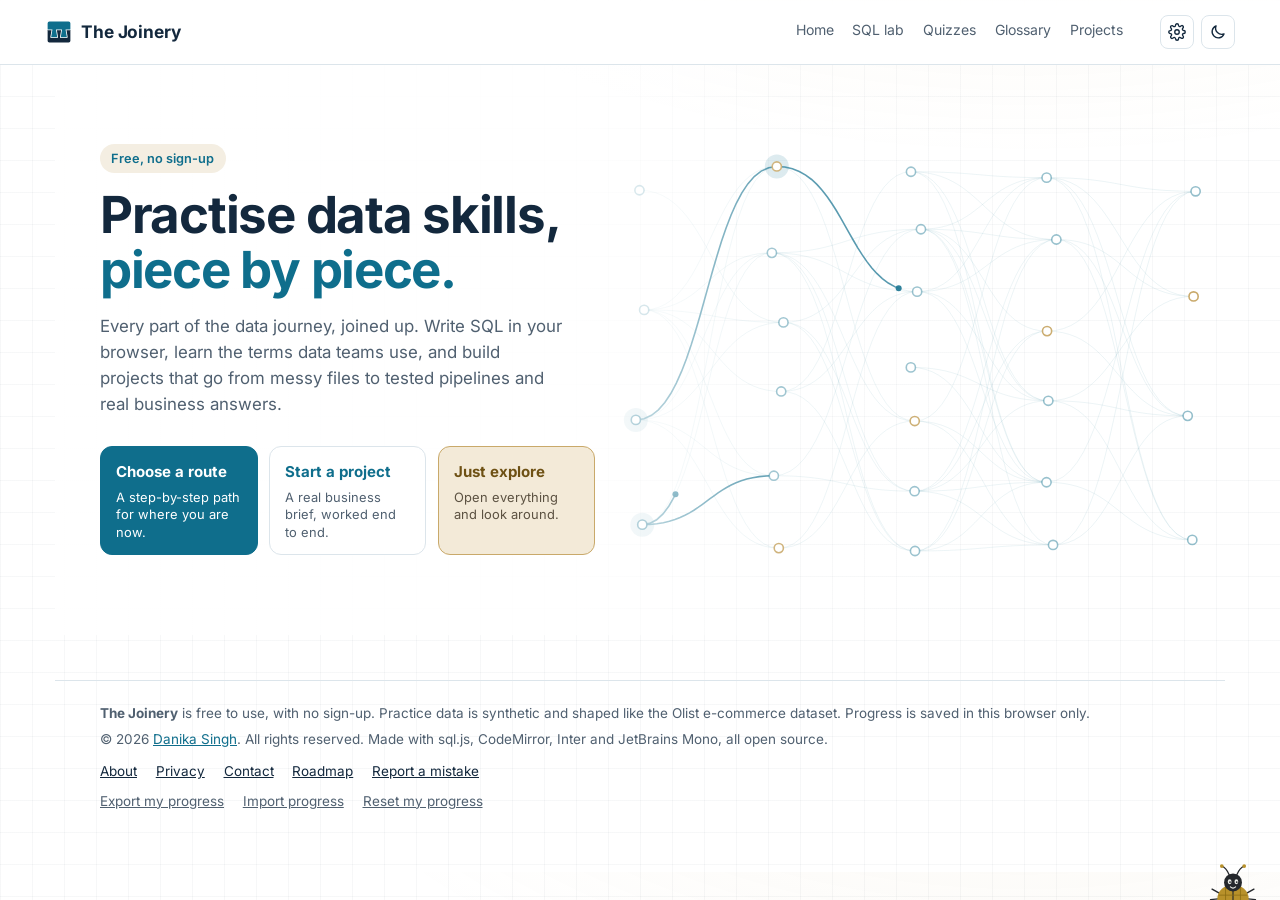
<file: index.html>
<!DOCTYPE html>
<html lang="en-GB" data-theme="dark">
<head>
  <meta charset="utf-8">
  <script>
    // The site moved from danikabuilds.github.io/the-joinery to thejoinery.dev. Old links still work: they land here and move on.
    if (location.hostname === 'danikabuilds.github.io') location.replace('https://thejoinery.dev/' + location.hash);
  </script>
  <link rel="canonical" href="https://thejoinery.dev/">
  <meta name="author" content="Danika Singh">
  <script type="application/ld+json">
  {
    "@context": "https://schema.org",
    "@type": "WebSite",
    "name": "The Joinery",
    "url": "https://thejoinery.dev/",
    "description": "Free, in-browser data practice: SQL, a plain-English glossary, quizzes and end-to-end projects.",
    "inLanguage": "en-GB",
    "isAccessibleForFree": true,
    "creator": {
      "@type": "Person",
      "name": "Danika Singh",
      "url": "https://danikabuilds.github.io/",
      "sameAs": ["https://github.com/danikabuilds"]
    },
    "copyrightHolder": { "@type": "Person", "name": "Danika Singh" },
    "copyrightYear": 2026
  }
  </script>
  <meta name="viewport" content="width=device-width, initial-scale=1">
  <meta name="color-scheme" content="light dark">
  <meta name="theme-color" content="#05080B">
  <title>The Joinery</title>
  <meta name="description" content="The Joinery: free, hands-on data learning. Every part of the data journey, joined up: SQL in your browser, a plain-English glossary, quizzes and end-to-end projects.">
  <!-- Preview card when the link is shared (LinkedIn, WhatsApp and others). The addresses are the live site, thejoinery.dev. -->
  <meta property="og:type" content="website">
  <meta property="og:site_name" content="The Joinery">
  <meta property="og:title" content="The Joinery: practise data skills, piece by piece">
  <meta property="og:description" content="Every part of the data journey, joined up: real SQL in your browser, a plain-English glossary, quizzes and end-to-end projects. Free, no sign-up.">
  <meta property="og:url" content="https://thejoinery.dev/">
  <meta property="og:image" content="https://thejoinery.dev/preview.png">
  <meta property="og:image:width" content="1200">
  <meta property="og:image:height" content="630">
  <meta property="og:image:alt" content="The Joinery: practise data skills, piece by piece. Every part of the data journey, joined up. A network of dots and lines on a dark background.">
  <meta name="twitter:card" content="summary_large_image">
  <link rel="icon" href="data:image/svg+xml,%3Csvg%20xmlns=%22http://www.w3.org/2000/svg%22%20viewBox=%220%200%2032%2032%22%3E%3Crect%20width=%2232%22%20height=%2232%22%20rx=%227%22%20fill=%22%2305080B%22/%3E%3Crect%20x=%224%22%20y=%2212%22%20width=%2224%22%20height=%2215%22%20rx=%222%22%20fill=%22%23DCE4EA%22/%3E%3Cpath%20d=%22M6%205H26Q28%205%2028%207V13H22.8L24.2%2021.5H17.6L19%2013H13L14.4%2021.5H7.8L9.2%2013H4V7Q4%205%206%205Z%22%20fill=%22%232A9FB0%22%20stroke=%22%2305080B%22%20stroke-width=%221.8%22%20stroke-linejoin=%22round%22%20paint-order=%22stroke%22/%3E%3C/svg%3E">
  <!-- Applies the saved text size and light or dark mode before the page paints, so there is no jump. -->
  <script>
    (function () {
      try {
        var st = JSON.parse(window.localStorage.getItem('data-learning-settings') || '{}');
        if (st.text === 'large' || st.text === 'larger') document.documentElement.setAttribute('data-text', st.text);
        // light or dark, before the page paints, so there is no flash
        var t = st.theme === 'light' || st.theme === 'dark' ? st.theme
          : (window.matchMedia && window.matchMedia('(prefers-color-scheme: light)').matches ? 'light' : 'dark');
        document.documentElement.setAttribute('data-theme', t);
      } catch (e) { /* ignore */ }
    })();
  </script>
  <link rel="stylesheet" href="vendor/codemirror.css">
  <link rel="stylesheet" href="css/styles.css">
</head>
<body>
  <a class="skip" href="#view">Skip to content</a>
  <header class="top">
    <a class="brand" href="#/home"><svg class="mark-logo" viewBox="0 0 32 32" width="28" height="28" aria-hidden="true" focusable="false"><rect class="m-board" x="3" y="12" width="26" height="16" rx="2"/><path class="m-tail" d="M5 4H27Q29 4 29 6V13H23.5L25 22H18L19.5 13H12.5L14 22H7L8.5 13H3V6Q3 4 5 4Z"/></svg><span>The Joinery</span></a>
    <a class="theme-btn settings-btn" href="#/settings" data-nav="settings" aria-label="Settings" title="Settings"><svg viewBox="0 0 24 24" width="18" height="18" aria-hidden="true" focusable="false"><circle cx="12" cy="12" r="3"/><path d="M19.4 15a1.7 1.7 0 0 0 .3 1.8l.1.1a2 2 0 1 1-2.8 2.8l-.1-.1a1.7 1.7 0 0 0-1.8-.3 1.7 1.7 0 0 0-1 1.5V21a2 2 0 1 1-4 0v-.1a1.7 1.7 0 0 0-1.1-1.5 1.7 1.7 0 0 0-1.8.3l-.1.1a2 2 0 1 1-2.8-2.8l.1-.1a1.7 1.7 0 0 0 .3-1.8 1.7 1.7 0 0 0-1.5-1H3a2 2 0 1 1 0-4h.1a1.7 1.7 0 0 0 1.5-1.1 1.7 1.7 0 0 0-.3-1.8l-.1-.1a2 2 0 1 1 2.8-2.8l.1.1a1.7 1.7 0 0 0 1.8.3H9a1.7 1.7 0 0 0 1-1.5V3a2 2 0 1 1 4 0v.1a1.7 1.7 0 0 0 1 1.5 1.7 1.7 0 0 0 1.8-.3l.1-.1a2 2 0 1 1 2.8 2.8l-.1.1a1.7 1.7 0 0 0-.3 1.8V9a1.7 1.7 0 0 0 1.5 1H21a2 2 0 1 1 0 4h-.1a1.7 1.7 0 0 0-1.5 1z"/></svg></a>
    <button type="button" class="theme-btn" id="theme-btn" aria-label="Switch to light mode" title="Switch to light mode"><svg class="i-sun" viewBox="0 0 24 24" width="18" height="18" aria-hidden="true" focusable="false"><circle cx="12" cy="12" r="4.2"/><path d="M12 2.5v2.4M12 19.1v2.4M2.5 12h2.4M19.1 12h2.4M5.3 5.3 7 7M17 17l1.7 1.7M5.3 18.7 7 17M17 7l1.7-1.7"/></svg><svg class="i-moon" viewBox="0 0 24 24" width="18" height="18" aria-hidden="true" focusable="false"><path d="M20 14.6A8.2 8.2 0 0 1 9.4 4a8.2 8.2 0 1 0 10.6 10.6Z"/></svg></button>
    <button type="button" class="menu-btn" id="menu-btn" aria-expanded="false" aria-controls="top-menu">Menu</button>
    <div class="top-menu" id="top-menu">
    <nav aria-label="Main">
      <a href="#/home" data-nav="home">Home</a>
      <a href="#/lab" data-nav="lab">SQL lab</a>
      <a href="#/quizzes" data-nav="quizzes">Quizzes</a>
      <a href="#/glossary" data-nav="glossary">Glossary</a>
      <a href="#/projects" data-nav="projects">Projects</a>
    </nav>
    </div>
  </header>

  <main id="view" tabindex="-1"></main>

  <footer class="foot">
    <p><strong>The Joinery</strong> is free to use, with no sign-up. Practice data is synthetic and shaped like the Olist e-commerce dataset. Progress is saved in this browser only.</p>
    <p class="credits">© 2026 <a href="https://danikabuilds.github.io/">Danika Singh</a>. All rights reserved. Made with sql.js, CodeMirror, Inter and JetBrains Mono, all open source.</p>
    <nav class="foot-links" aria-label="About and help">
      <a href="#/about">About</a>
      <a href="#/privacy">Privacy</a>
      <a href="#/contact">Contact</a>
      <a href="#/roadmap">Roadmap</a>
      <a href="mailto:danika.builds@gmail.com" id="report-link">Report a mistake</a>
    </nav>
    <p class="foot-actions">
      <button type="button" class="link" id="export-progress">Export my progress</button>
      <button type="button" class="link" id="import-progress">Import progress</button>
      <input type="file" id="import-file" accept=".json,application/json" hidden>
      <button type="button" class="link" id="reset-progress">Reset my progress</button>
    </p>
    <p id="progress-msg" class="progress-msg" role="status"></p>
  </footer>

  <!-- Libraries (kept in /vendor so the site works offline) -->
  <script src="vendor/sql-wasm.js"></script>
  <script src="vendor/codemirror.js"></script>
  <script src="vendor/codemirror-sql.js"></script>

  <!-- Content: edit these to add exercises, explanations and terms -->
  <script src="data/seed.js"></script>
  <script src="data/exercises.js"></script>
  <script src="data/aloud.js"></script>
  <script src="data/dialect-notes.js"></script>
  <script src="js/translate.js"></script>
  <script src="data/pages.js"></script>
  <script src="data/projects.js"></script>
  <script src="js/markdown.js"></script>
  <script src="data/glossary.js"></script>
  <script src="data/glossary-sql.js"></script>
  <script src="data/glossary-python.js"></script>
  <script src="data/glossary-modelling.js"></script>
  <script src="data/glossary-pipelines.js"></script>
  <script src="data/glossary-business.js"></script>
  <script src="data/glossary-statistics.js"></script>
  <script src="data/glossary-bi.js"></script>
  <script src="js/glossary-visuals.js"></script>
  <script src="data/routes.js"></script>

  <!-- Site code -->
  <script src="js/progress.js"></script>
  <script src="js/db.js"></script>
  <script src="js/hints.js"></script>
  <script src="js/byte.js"></script>
  <script src="js/network.js"></script>
  <script src="js/app.js"></script>
  <script src="js/analytics.js"></script>
</body>
</html>
</file>
<file: vendor/codemirror.css>
/* BASICS */

.CodeMirror {
  /* Set height, width, borders, and global font properties here */
  font-family: monospace;
  height: 300px;
  color: black;
  direction: ltr;
}

/* PADDING */

.CodeMirror-lines {
  padding: 4px 0; /* Vertical padding around content */
}
.CodeMirror pre.CodeMirror-line,
.CodeMirror pre.CodeMirror-line-like {
  padding: 0 4px; /* Horizontal padding of content */
}

.CodeMirror-scrollbar-filler, .CodeMirror-gutter-filler {
  background-color: white; /* The little square between H and V scrollbars */
}

/* GUTTER */

.CodeMirror-gutters {
  border-right: 1px solid #ddd;
  background-color: #f7f7f7;
  white-space: nowrap;
}
.CodeMirror-linenumbers {}
.CodeMirror-linenumber {
  padding: 0 3px 0 5px;
  min-width: 20px;
  text-align: right;
  color: #999;
  white-space: nowrap;
}

.CodeMirror-guttermarker { color: black; }
.CodeMirror-guttermarker-subtle { color: #999; }

/* CURSOR */

.CodeMirror-cursor {
  border-left: 1px solid black;
  border-right: none;
  width: 0;
}
/* Shown when moving in bi-directional text */
.CodeMirror div.CodeMirror-secondarycursor {
  border-left: 1px solid silver;
}
.cm-fat-cursor .CodeMirror-cursor {
  width: auto;
  border: 0 !important;
  background: #7e7;
}
.cm-fat-cursor div.CodeMirror-cursors {
  z-index: 1;
}
.cm-fat-cursor .CodeMirror-line::selection,
.cm-fat-cursor .CodeMirror-line > span::selection, 
.cm-fat-cursor .CodeMirror-line > span > span::selection { background: transparent; }
.cm-fat-cursor .CodeMirror-line::-moz-selection,
.cm-fat-cursor .CodeMirror-line > span::-moz-selection,
.cm-fat-cursor .CodeMirror-line > span > span::-moz-selection { background: transparent; }
.cm-fat-cursor { caret-color: transparent; }
@-moz-keyframes blink {
  0% {}
  50% { background-color: transparent; }
  100% {}
}
@-webkit-keyframes blink {
  0% {}
  50% { background-color: transparent; }
  100% {}
}
@keyframes blink {
  0% {}
  50% { background-color: transparent; }
  100% {}
}

/* Can style cursor different in overwrite (non-insert) mode */
.CodeMirror-overwrite .CodeMirror-cursor {}

.cm-tab { display: inline-block; text-decoration: inherit; }

.CodeMirror-rulers {
  position: absolute;
  left: 0; right: 0; top: -50px; bottom: 0;
  overflow: hidden;
}
.CodeMirror-ruler {
  border-left: 1px solid #ccc;
  top: 0; bottom: 0;
  position: absolute;
}

/* DEFAULT THEME */

.cm-s-default .cm-header {color: blue;}
.cm-s-default .cm-quote {color: #090;}
.cm-negative {color: #d44;}
.cm-positive {color: #292;}
.cm-header, .cm-strong {font-weight: bold;}
.cm-em {font-style: italic;}
.cm-link {text-decoration: underline;}
.cm-strikethrough {text-decoration: line-through;}

.cm-s-default .cm-keyword {color: #708;}
.cm-s-default .cm-atom {color: #219;}
.cm-s-default .cm-number {color: #164;}
.cm-s-default .cm-def {color: #00f;}
.cm-s-default .cm-variable,
.cm-s-default .cm-punctuation,
.cm-s-default .cm-property,
.cm-s-default .cm-operator {}
.cm-s-default .cm-variable-2 {color: #05a;}
.cm-s-default .cm-variable-3, .cm-s-default .cm-type {color: #085;}
.cm-s-default .cm-comment {color: #a50;}
.cm-s-default .cm-string {color: #a11;}
.cm-s-default .cm-string-2 {color: #f50;}
.cm-s-default .cm-meta {color: #555;}
.cm-s-default .cm-qualifier {color: #555;}
.cm-s-default .cm-builtin {color: #30a;}
.cm-s-default .cm-bracket {color: #997;}
.cm-s-default .cm-tag {color: #170;}
.cm-s-default .cm-attribute {color: #00c;}
.cm-s-default .cm-hr {color: #999;}
.cm-s-default .cm-link {color: #00c;}

.cm-s-default .cm-error {color: #f00;}
.cm-invalidchar {color: #f00;}

.CodeMirror-composing { border-bottom: 2px solid; }

/* Default styles for common addons */

div.CodeMirror span.CodeMirror-matchingbracket {color: #0b0;}
div.CodeMirror span.CodeMirror-nonmatchingbracket {color: #a22;}
.CodeMirror-matchingtag { background: rgba(255, 150, 0, .3); }
.CodeMirror-activeline-background {background: #e8f2ff;}

/* STOP */

/* The rest of this file contains styles related to the mechanics of
   the editor. You probably shouldn't touch them. */

.CodeMirror {
  position: relative;
  overflow: hidden;
  background: white;
}

.CodeMirror-scroll {
  overflow: scroll !important; /* Things will break if this is overridden */
  /* 50px is the magic margin used to hide the element's real scrollbars */
  /* See overflow: hidden in .CodeMirror */
  margin-bottom: -50px; margin-right: -50px;
  padding-bottom: 50px;
  height: 100%;
  outline: none; /* Prevent dragging from highlighting the element */
  position: relative;
  z-index: 0;
}
.CodeMirror-sizer {
  position: relative;
  border-right: 50px solid transparent;
}

/* The fake, visible scrollbars. Used to force redraw during scrolling
   before actual scrolling happens, thus preventing shaking and
   flickering artifacts. */
.CodeMirror-vscrollbar, .CodeMirror-hscrollbar, .CodeMirror-scrollbar-filler, .CodeMirror-gutter-filler {
  position: absolute;
  z-index: 6;
  display: none;
  outline: none;
}
.CodeMirror-vscrollbar {
  right: 0; top: 0;
  overflow-x: hidden;
  overflow-y: scroll;
}
.CodeMirror-hscrollbar {
  bottom: 0; left: 0;
  overflow-y: hidden;
  overflow-x: scroll;
}
.CodeMirror-scrollbar-filler {
  right: 0; bottom: 0;
}
.CodeMirror-gutter-filler {
  left: 0; bottom: 0;
}

.CodeMirror-gutters {
  position: absolute; left: 0; top: 0;
  min-height: 100%;
  z-index: 3;
}
.CodeMirror-gutter {
  white-space: normal;
  height: 100%;
  display: inline-block;
  vertical-align: top;
  margin-bottom: -50px;
}
.CodeMirror-gutter-wrapper {
  position: absolute;
  z-index: 4;
  background: none !important;
  border: none !important;
}
.CodeMirror-gutter-background {
  position: absolute;
  top: 0; bottom: 0;
  z-index: 4;
}
.CodeMirror-gutter-elt {
  position: absolute;
  cursor: default;
  z-index: 4;
}
.CodeMirror-gutter-wrapper ::selection { background-color: transparent }
.CodeMirror-gutter-wrapper ::-moz-selection { background-color: transparent }

.CodeMirror-lines {
  cursor: text;
  min-height: 1px; /* prevents collapsing before first draw */
}
.CodeMirror pre.CodeMirror-line,
.CodeMirror pre.CodeMirror-line-like {
  /* Reset some styles that the rest of the page might have set */
  -moz-border-radius: 0; -webkit-border-radius: 0; border-radius: 0;
  border-width: 0;
  background: transparent;
  font-family: inherit;
  font-size: inherit;
  margin: 0;
  white-space: pre;
  word-wrap: normal;
  line-height: inherit;
  color: inherit;
  z-index: 2;
  position: relative;
  overflow: visible;
  -webkit-tap-highlight-color: transparent;
  -webkit-font-variant-ligatures: contextual;
  font-variant-ligatures: contextual;
}
.CodeMirror-wrap pre.CodeMirror-line,
.CodeMirror-wrap pre.CodeMirror-line-like {
  word-wrap: break-word;
  white-space: pre-wrap;
  word-break: normal;
}

.CodeMirror-linebackground {
  position: absolute;
  left: 0; right: 0; top: 0; bottom: 0;
  z-index: 0;
}

.CodeMirror-linewidget {
  position: relative;
  z-index: 2;
  padding: 0.1px; /* Force widget margins to stay inside of the container */
}

.CodeMirror-widget {}

.CodeMirror-rtl pre { direction: rtl; }

.CodeMirror-code {
  outline: none;
}

/* Force content-box sizing for the elements where we expect it */
.CodeMirror-scroll,
.CodeMirror-sizer,
.CodeMirror-gutter,
.CodeMirror-gutters,
.CodeMirror-linenumber {
  -moz-box-sizing: content-box;
  box-sizing: content-box;
}

.CodeMirror-measure {
  position: absolute;
  width: 100%;
  height: 0;
  overflow: hidden;
  visibility: hidden;
}

.CodeMirror-cursor {
  position: absolute;
  pointer-events: none;
}
.CodeMirror-measure pre { position: static; }

div.CodeMirror-cursors {
  visibility: hidden;
  position: relative;
  z-index: 3;
}
div.CodeMirror-dragcursors {
  visibility: visible;
}

.CodeMirror-focused div.CodeMirror-cursors {
  visibility: visible;
}

.CodeMirror-selected { background: #d9d9d9; }
.CodeMirror-focused .CodeMirror-selected { background: #d7d4f0; }
.CodeMirror-crosshair { cursor: crosshair; }
.CodeMirror-line::selection, .CodeMirror-line > span::selection, .CodeMirror-line > span > span::selection { background: #d7d4f0; }
.CodeMirror-line::-moz-selection, .CodeMirror-line > span::-moz-selection, .CodeMirror-line > span > span::-moz-selection { background: #d7d4f0; }

.cm-searching {
  background-color: #ffa;
  background-color: rgba(255, 255, 0, .4);
}

/* Used to force a border model for a node */
.cm-force-border { padding-right: .1px; }

@media print {
  /* Hide the cursor when printing */
  .CodeMirror div.CodeMirror-cursors {
    visibility: hidden;
  }
}

/* See issue #2901 */
.cm-tab-wrap-hack:after { content: ''; }

/* Help users use markselection to safely style text background */
span.CodeMirror-selectedtext { background: none; }
</file>
<file: css/styles.css>
/* Fonts are stored locally in /vendor/fonts so the site works offline. Inter is a variable font: one file, every weight. */
@font-face { font-family: 'Inter'; font-weight: 100 900; font-display: swap;
  src: url('../vendor/fonts/inter-latin-wght-normal.woff2') format('woff2'); }
@font-face { font-family: 'JetBrains Mono'; font-weight: 400; font-display: swap;
  src: url('../vendor/fonts/jetbrains-mono-latin-400-normal.woff2') format('woff2'); }
@font-face { font-family: 'JetBrains Mono'; font-weight: 600; font-display: swap;
  src: url('../vendor/fonts/jetbrains-mono-latin-600-normal.woff2') format('woff2'); }

:root, [data-theme="dark"] {
  /* Night console palette: near-black with a soft cyan glow. Colour lives in glowing outlines, not solid blocks.
     Light mode (below) swaps these values. Variable names are kept from the first version so nothing else has to change. */
  --mist: #05080B;      /* page: near-black with a hint of blue */
  --paper: #0B1015;     /* panels and cards */
  --ink: #DCE4EA;       /* main text */
  --moss: #8D9AA6;      /* secondary text */
  --pine: #5EBFCC;      /* soft cyan: SQL keywords, links, headings */
  --marigold: #2A9FB0;  /* glow cyan: outlines, progress, marks */
  --focus: #7FD3DE;     /* keyboard focus ring */
  --rule: #18222C;      /* lines */
  --edge: #46636F;      /* outlines of buttons and inputs: soft, but still easy to see */
  --editor: #020406;    /* the query editor */
  --brick: #F28B8B;     /* errors */
  --glow: rgba(42, 159, 176, .30);
  --fill: rgba(42, 159, 176, .08);       /* the faint tint inside a glowing outline */
  --fill-strong: rgba(42, 159, 176, .16);
  --on-ink: #05080B;
  --on-pine: #05080B;
  --on-gold: #05080B;
  --th: #0D161D;                          /* table header row */
  --beige: #C9A96A;                       /* timber accent, Byte's colour */
  --sand: rgba(201, 169, 106, .14);
  --beige-ink: #E2C891;
  --top-bg: rgba(5, 8, 11, .85);          /* header bar, see-through */
  --bar-bg: rgba(5, 8, 11, .94);          /* the phone lab bar */
  --shadow: rgba(0, 0, 0, .45);
  --scrim: rgba(0, 0, 0, .6);             /* behind the phone tables panel */
  --halo: rgba(42, 159, 176, .06);        /* the soft glow at the top of the page */
  --grid: rgba(94, 191, 204, .02);        /* the faint background grid */
  --body: 'Inter', system-ui, 'Segoe UI', sans-serif;
  --code: 'JetBrains Mono', Consolas, monospace;
  color-scheme: dark;
}
/* Light mode: the same design, calmer. Glows become soft cyan shadows; code areas stay dark in both modes. */
[data-theme="light"] {
  /* White, blue and beige: blue leads, beige is the timber accent (Byte's colour). */
  --mist: #FFFFFF;
  --paper: #FFFFFF;
  --ink: #13283D;
  --moss: #506070;
  --pine: #0F6E8C;
  --marigold: #0F6E8C;
  --focus: #0F6E8C;
  --rule: #DCE5EB;
  --beige: #C9A96A;
  --sand: #F4EEE2;
  --beige-ink: #7A5B17;
  --edge: #8B9EAA;
  --editor: #0B1117;
  --brick: #B42318;
  --glow: rgba(15, 110, 140, .16);
  --fill: rgba(15, 110, 140, .06);
  --fill-strong: rgba(15, 110, 140, .12);
  --on-ink: #FFFFFF;
  --on-pine: #FFFFFF;
  --on-gold: #FFFFFF;
  --th: #F2F6F9;
  --top-bg: rgba(255, 255, 255, .88);
  --bar-bg: rgba(255, 255, 255, .96);
  --shadow: rgba(20, 33, 43, .12);
  --scrim: rgba(20, 33, 43, .35);
  --halo: rgba(201, 169, 106, .09);
  --grid: rgba(19, 40, 61, .035);
  color-scheme: light;
}
html:not([data-text]) { font-size: 93.75%; } /* standard text size: a touch smaller than the browser default */
html[data-text="large"] { font-size: 112.5%; }
html[data-text="larger"] { font-size: 125%; }

* { box-sizing: border-box; }
[hidden] { display: none !important; }
html { -webkit-text-size-adjust: 100%; }
body { margin: 0; color: var(--ink); font-family: var(--body); font-size: .9375rem; line-height: 1.6;
  font-feature-settings: 'cv05', 'cv08'; -webkit-font-smoothing: antialiased; -moz-osx-font-smoothing: grayscale;
  /* a faint grid and one soft glow at the top: the "console" feel, kept quiet so text stays easy to read */
  background-color: var(--mist);
  background-image:
    radial-gradient(70rem 32rem at 80% -12rem, var(--halo), transparent 70%),
    linear-gradient(var(--grid) 1px, transparent 1px),
    linear-gradient(90deg, var(--grid) 1px, transparent 1px);
  background-size: auto, 32px 32px, 32px 32px; }
h1, h2, p, ul, ol, dl, dd { margin: 0; padding: 0; }
ul, ol { list-style: none; }
a { color: var(--pine); }
:focus-visible { outline: 3px solid var(--focus); outline-offset: 2px; box-shadow: 0 0 16px var(--glow); }
.sr { position: absolute; width: 1px; height: 1px; overflow: hidden; clip: rect(0 0 0 0); white-space: nowrap; }
.skip { position: absolute; left: -999px; top: 0; background: var(--ink); color: var(--on-ink); padding: .5rem 1rem; z-index: 10; }
.skip:focus { left: 0; }

/* ---------- top bar ---------- */
.top { display: flex; flex-wrap: wrap; align-items: baseline; gap: .25rem 2rem; padding: 1rem clamp(1rem, 4vw, 3rem); border-bottom: 1px solid var(--rule); }
.brand { font-weight: 700; color: var(--ink); text-decoration: none; margin-right: auto; }
.top nav { display: flex; flex-wrap: wrap; gap: .25rem 1.25rem; }
.top nav a { color: var(--moss); text-decoration: none; padding: .25rem 0; border-bottom: 3px solid transparent; }
.top nav a:hover { color: var(--ink); }
.top nav a[aria-current="page"] { color: var(--ink); border-bottom-color: var(--marigold); box-shadow: 0 6px 12px -8px var(--glow); }

main { padding: clamp(1.5rem, 4vw, 3rem) clamp(1rem, 4vw, 3rem) 3rem; max-width: 78rem; margin: 0 auto; outline: none; }
h1 { font-size: clamp(1.6rem, 4vw, 2.4rem); line-height: 1.15; letter-spacing: -0.025em; font-weight: 700; max-width: 24ch; }
.lede { margin-top: .9rem; max-width: 62ch; color: var(--moss); font-size: 1.0625rem; }

/* ---------- buttons ---------- */
.btn { font: inherit; font-weight: 700; display: inline-block; padding: .6rem 1.1rem; border-radius: 6px; border: 2px solid var(--edge); background: transparent; color: var(--ink); cursor: pointer; text-decoration: none; }
.btn:hover { background: var(--fill); border-color: var(--marigold); color: var(--ink); }
.btn.primary { background: var(--fill); border-color: var(--marigold); color: var(--pine); box-shadow: 0 0 14px var(--glow), inset 0 0 12px var(--fill); }
.btn.primary:hover { background: var(--fill-strong); border-color: var(--pine); color: var(--ink); box-shadow: 0 0 22px var(--glow), inset 0 0 14px var(--fill); }
.link { font: inherit; background: none; border: 0; padding: 0; color: var(--moss); text-decoration: underline; cursor: pointer; }
.actions { display: flex; flex-wrap: wrap; align-items: center; gap: .6rem .75rem; margin-top: 1rem; }
.keys { color: var(--moss); font-size: .9rem; }
.badge { display: inline-block; vertical-align: middle; font-size: .8rem; font-weight: 700; letter-spacing: 0; background: var(--fill); color: var(--pine); box-shadow: inset 0 0 0 1px var(--marigold); padding: .1rem .5rem; border-radius: 3px; }

/* ---------- path (home): the topics laid out as one query ---------- */
.intro-actions { display: flex; flex-wrap: wrap; align-items: center; gap: .75rem 1.25rem; margin-top: 1.5rem; }
.count, .all-done { color: var(--moss); }
.all-done { font-weight: 700; color: var(--ink); }

.path { margin-top: 2.5rem; border-top: 1px solid var(--rule); }
.path-row { display: grid; grid-template-columns: minmax(9.5rem, 15rem) 1fr; gap: 0 2rem; padding: 1.25rem 0; border-bottom: 1px solid var(--rule); align-items: start; }
.clause { font-family: var(--code); font-weight: 600; font-size: clamp(1.2rem, 2.6vw, 1.9rem); line-height: 1.2; color: var(--pine); }
.path-row.complete .clause { box-shadow: inset 0 -0.45em 0 var(--marigold); display: inline-block; justify-self: start; }
.path-body h2, .path-body h3 { font-size: 1.125rem; display: flex; flex-wrap: wrap; gap: .25rem 1rem; align-items: baseline; }
.tally { font-weight: 400; color: var(--moss); font-size: .95rem; }
.ex-list { display: flex; flex-wrap: wrap; gap: .4rem 1.5rem; margin-top: .5rem; }
.ex-list a { display: inline-flex; align-items: center; gap: .5rem; color: var(--ink); text-decoration: none; padding: .2rem 0; }
.ex-list a:hover { text-decoration: underline; }
.mark { width: .8rem; height: .8rem; border: 2px solid var(--moss); border-radius: 50%; flex: none; }
.ex-list a.done .mark { background: var(--fill-strong); border-color: var(--marigold); }


/* ---------- SQL lab ---------- */
.lab { display: grid; grid-template-columns: minmax(0, 5fr) minmax(0, 7fr); gap: 2.5rem; align-items: start; }
.crumb { color: var(--moss); font-size: .95rem; margin-bottom: .6rem; }
.kw { font-family: var(--code); font-weight: 600; color: var(--pine); }
.task h1 { font-size: clamp(1.5rem, 3.4vw, 2.1rem); }
.prompt { margin-top: .9rem; font-size: 1.0625rem; max-width: 56ch; }
.hint, .model { margin-top: 1rem; }
summary { cursor: pointer; font-weight: 700; color: var(--pine); }
.hint p { margin-top: .4rem; max-width: 52ch; }
.tables { margin-top: 1.5rem; }
.schema { margin-top: .6rem; border-top: 1px solid var(--rule); }
.schema li { padding: .5rem 0; border-bottom: 1px solid var(--rule); }
.tbl { font-family: var(--code); font-weight: 600; font-size: .95rem; color: var(--pine); background: none; border: 0; padding: 0; cursor: pointer; text-decoration: underline; text-underline-offset: 3px; }
.cols { display: block; font-family: var(--code); font-size: .82rem; color: var(--moss); overflow-wrap: anywhere; margin-top: .15rem; }
.schema-note { font-size: .9rem; color: var(--moss); margin-top: .5rem; }

.CodeMirror { font-family: var(--code); font-size: .9rem; line-height: 1.6; height: auto; min-height: 11rem; background: var(--editor); color: #ECEDE8; border-radius: 8px; padding: .5rem 0; }
.CodeMirror-scroll { min-height: 11rem; }
.CodeMirror-gutters { background: var(--editor); border-right: 1px solid #1C2833; }
.CodeMirror-linenumber { color: #8A8F95; }
.CodeMirror-cursor { border-left: 2px solid #E0B84A; }
.CodeMirror-selected, .CodeMirror-focused .CodeMirror-selected { background: #3A3E44; }
.cm-s-default .cm-keyword { color: #E0B84A; font-weight: 600; }
.cm-s-default .cm-string { color: #B9D3A8; }
.cm-s-default .cm-number { color: #F3C9A0; }
.cm-s-default .cm-comment { color: #9AA0A6; }
.cm-s-default .cm-builtin, .cm-s-default .cm-atom, .cm-s-default .cm-variable-2, .cm-s-default .cm-operator, .cm-s-default .cm-punctuation, .cm-s-default .cm-bracket { color: #ECEDE8; }
.CodeMirror-focused { outline: 3px solid var(--focus); outline-offset: 2px; }

.feedback { margin-top: 1rem; padding: .7rem .9rem; border-left: 5px solid var(--moss); background: var(--paper); border-radius: 0 6px 6px 0; max-width: 70ch; }
.feedback.good { border-left-color: var(--marigold); font-weight: 700; box-shadow: -6px 0 18px -10px var(--glow); }
.feedback.bad { border-left-color: var(--brick); color: var(--brick); }
#result { margin-top: 1rem; }
.empty { color: var(--moss); }
.table-wrap { overflow: auto; max-height: 24rem; background: var(--paper); border: 1px solid var(--rule); border-radius: 8px; }
table { border-collapse: collapse; width: 100%; font-family: var(--code); font-size: .85rem; }
th, td { text-align: left; padding: .4rem .75rem; border-bottom: 1px solid var(--rule); white-space: nowrap; }
th { position: sticky; top: 0; background: var(--th); color: var(--pine); font-weight: 600; border-bottom: 1px solid var(--marigold); }
tbody tr:last-child td { border-bottom: 0; }
td.null { color: var(--moss); font-style: italic; }
.row-note { font-size: .9rem; color: var(--moss); margin-top: .4rem; }
.model pre { font-family: var(--code); font-size: .9rem; background: var(--paper); border: 1px solid var(--rule); border-radius: 8px; padding: .9rem 1rem; overflow: auto; margin: .6rem 0; }
.model p { max-width: 60ch; }
.pager { display: flex; justify-content: space-between; gap: 1rem; flex-wrap: wrap; margin-top: 2rem; padding-top: 1rem; border-top: 1px solid var(--rule); }

/* ---------- clause order ---------- */
.order-strip { display: flex; flex-wrap: wrap; gap: .35rem; margin-top: 1.25rem; }
.order-strip span { font-family: var(--code); font-weight: 600; font-size: .85rem; color: var(--pine); background: var(--paper); border: 1px solid var(--rule); padding: .2rem .55rem; border-radius: 4px; }
.order-strip span:not(:last-child)::after { content: '>'; color: var(--moss); margin-left: .6rem; font-weight: 400; }
.drill-count { margin-top: 2rem; color: var(--moss); }
.goal { font-size: 1.3rem; margin-top: .25rem; max-width: 40ch; }
.slots { margin-top: 1rem; background: var(--editor); border-radius: 8px; padding: .9rem; min-height: 7rem; display: flex; flex-direction: column; align-items: flex-start; gap: .4rem; }
.slots .empty { color: #A9ADA4; }
.pool { display: flex; flex-wrap: wrap; gap: .5rem; margin-top: 1rem; min-height: 2.75rem; }
.chip { font-family: var(--code); font-size: .88rem; text-align: left; background: var(--paper); color: var(--ink); border: 2px solid var(--edge); border-radius: 6px; padding: .45rem .7rem; cursor: pointer; overflow-wrap: anywhere; }
.chip:hover { background: var(--fill); border-color: var(--marigold); color: var(--ink); }
.chip.placed { background: transparent; color: #ECEDE8; border-color: #4A4F55; }
.chip.placed:hover { background: #3A3E44; }
.chip .n { color: #E0B84A; margin-right: .7rem; }

/* ---------- glossary ---------- */
.g-controls { display: flex; flex-wrap: wrap; gap: .75rem 1rem; align-items: center; margin-top: 1.5rem; }
#g-search { font: inherit; padding: .55rem .8rem; border: 2px solid var(--edge); border-radius: 6px; background: var(--paper); color: var(--ink); min-width: min(100%, 16rem); }
.g-groups { display: flex; flex-wrap: wrap; gap: .4rem; }
.pill { font: inherit; padding: .35rem .8rem; border-radius: 999px; border: 1px solid var(--moss); background: transparent; color: var(--ink); cursor: pointer; }
.pill.on { background: var(--fill); border-color: var(--marigold); color: var(--ink); box-shadow: 0 0 10px var(--glow); }
.terms { margin-top: 1.5rem; border-top: 1px solid var(--rule); }
.term { padding: 1.1rem 0; border-bottom: 1px solid var(--rule); max-width: 70ch; }
.term dt { font-weight: 700; font-size: 1.2rem; display: flex; flex-wrap: wrap; gap: .25rem 1rem; align-items: baseline; }
.area { font-weight: 400; font-size: .9rem; color: var(--moss); }
.term dd { margin-top: .3rem; }
.say { background: var(--paper); border-left: 5px solid var(--marigold); padding: .55rem .8rem; border-radius: 0 6px 6px 0; margin-top: .6rem; }
.say-label { font-weight: 700; }
.card { margin-top: 1.5rem; background: var(--paper); border: 1px solid var(--rule); border-radius: 10px; padding: clamp(1.25rem, 4vw, 2.25rem); max-width: 44rem; }
.card h2 { font-size: clamp(1.5rem, 4vw, 2.2rem); line-height: 1.15; margin: .4rem 0 .8rem; }
.card-count, .card-ask { color: var(--moss); }
.card .say { background: var(--mist); }

/* ---------- footer ---------- */
.foot { padding: 1.5rem clamp(1rem, 4vw, 3rem) 2.5rem; border-top: 1px solid var(--rule); color: var(--moss); font-size: .9rem; display: flex; flex-wrap: wrap; gap: .5rem 2rem; justify-content: space-between; max-width: 78rem; margin: 0 auto; }

@media (max-width: 860px) {
  .lab { grid-template-columns: 1fr; gap: 1.75rem; }
  .path-row { grid-template-columns: 1fr; gap: .5rem; }
}
@media (prefers-reduced-motion: no-preference) {
  .btn, .chip { transition: background-color .12s ease, border-color .12s ease, color .12s ease; }
}

/* ---------- theme toggle and nav count ---------- */
.theme-toggle { font: inherit; font-size: .9rem; background: none; color: var(--moss); border: 1px solid var(--rule); border-radius: 999px; padding: .25rem .85rem; cursor: pointer; }
.theme-toggle:hover { color: var(--ink); border-color: var(--ink); }
.nav-count { display: inline-block; min-width: 1.25rem; padding: 0 .35rem; margin-left: .25rem; border-radius: 999px; background: var(--marigold); color: var(--on-gold); font-size: .8rem; font-weight: 700; text-align: center; line-height: 1.35; }
.btn.quiet { border-color: var(--rule); color: var(--moss); }
.btn.quiet:hover { background: var(--fill); border-color: var(--marigold); color: var(--ink); }
.btn:disabled { opacity: .5; cursor: default; }
.btn:disabled:hover { background: transparent; color: var(--ink); }
.btn.primary:disabled:hover { background: var(--fill); color: var(--pine); }

/* ---------- home: today and due markers ---------- */
.due { margin-left: .5rem; font-size: .8rem; font-weight: 700; background: var(--marigold); color: var(--on-gold); padding: 0 .45rem; border-radius: 3px; }

/* ---------- smarter feedback ---------- */
.tips { margin-top: .9rem; background: var(--paper); border: 1px solid var(--rule); border-left: 5px solid var(--marigold); border-radius: 0 8px 8px 0; padding: .75rem 1rem; max-width: 70ch; }
.tips h2 { font-size: 1rem; }
.tips ul { margin-top: .3rem; list-style: disc; padding-left: 1.2rem; }
.tips li { padding: .15rem 0; }
.compare { margin-top: 1rem; }
.compare h2 { font-size: 1rem; }
.compare h3 { font-size: .95rem; margin: .6rem 0 .3rem; }
.cmp-grid { display: grid; grid-template-columns: repeat(2, minmax(0, 1fr)); gap: 1rem; }
.compare .table-wrap { max-height: 14rem; }

/* ---------- explain it out loud ---------- */
.aloud { margin-top: 1.75rem; padding: 1.1rem 1.25rem 1.25rem; background: var(--paper); border: 1px solid var(--rule); border-radius: 10px; max-width: 46rem; }
.aloud[hidden] { display: none; }
.aloud h2 { font-size: 1.2rem; }
.aloud > p { margin-top: .35rem; }
.frame { list-style: decimal; padding-left: 1.4rem; margin-top: .6rem; }
.frame li { padding: .15rem 0; }
.timer { display: flex; flex-wrap: wrap; align-items: center; gap: .6rem 1rem; margin-top: 1rem; }
.clock { font-family: var(--code); font-weight: 600; font-size: 1.6rem; min-width: 4.5rem; }
.model-say { list-style: decimal; padding-left: 1.4rem; margin-top: .9rem; }
.model-say li { padding: .2rem 0; max-width: 62ch; }
.model-say[hidden], #after:empty { display: none; }
.marked { font-weight: 700; color: var(--pine); }

/* ---------- review, quiz and plain lists ---------- */
.review h1, .dialects h1 { max-width: none; }
.review-block { margin-top: 2.25rem; max-width: 44rem; }
.review-block h2 { font-size: 1.2rem; margin-bottom: .4rem; }
.review-block h3 { font-size: 1rem; margin-top: 1.25rem; }
.review-block p { margin-top: .5rem; }
.plain { border-top: 1px solid var(--rule); margin-bottom: .75rem; }
.plain li { display: flex; flex-wrap: wrap; justify-content: space-between; gap: .1rem 1rem; padding: .55rem 0; border-bottom: 1px solid var(--rule); }
.meta { color: var(--moss); font-size: .95rem; }
.bar { width: 100%; max-width: 22rem; height: .6rem; margin-bottom: .9rem; accent-color: var(--pine); }
.results { max-width: 40rem; margin-top: 1.5rem; }

/* ---------- dialects ---------- */
.tabs { display: flex; gap: 1.5rem; margin-top: 1.25rem; border-bottom: 1px solid var(--rule); }
.tabs a { color: var(--moss); text-decoration: none; padding: .35rem 0; border-bottom: 3px solid transparent; margin-bottom: -1px; }
.tabs a[aria-current="page"] { color: var(--ink); border-bottom-color: var(--marigold); font-weight: 700; }
.dialects .g-groups { margin-top: 1.25rem; }
.dgroup { font-size: 1.15rem; margin-top: 2.25rem; }
.dcard h4 { margin-top: 0; }
.dcard { margin-top: 1rem; background: var(--paper); border: 1px solid var(--rule); border-radius: 8px; padding: 1rem 1.1rem 1.1rem; }
.dcard h3 { font-size: 1.05rem; margin: 0; }
.dgrid { display: grid; gap: .75rem; margin-top: .7rem; grid-template-columns: repeat(auto-fit, minmax(14rem, 1fr)); }
.dgrid.cols-4 { grid-template-columns: repeat(4, minmax(0, 1fr)); }
.dgrid.cols-3 { grid-template-columns: repeat(3, minmax(0, 1fr)); }
.dgrid.cols-2 { grid-template-columns: repeat(2, minmax(0, 1fr)); }
.dgrid.cols-1 { grid-template-columns: minmax(0, 1fr); }
.dcol h4 { font-size: .85rem; color: var(--moss); margin: 0 0 .25rem; font-weight: 700; }
.dcol pre, .tried, .q-code { font-family: var(--code); font-size: .82rem; line-height: 1.5; margin: 0; padding: .6rem .7rem; background: var(--editor); color: #ECEDE8; border-radius: 6px; white-space: pre-wrap; overflow-wrap: anywhere; }
.dnote { margin-top: .7rem; max-width: 70ch; color: var(--moss); }
.try-out { margin-top: .6rem; }
.try-out .tried { margin-bottom: .5rem; }
.q-code { margin-top: .75rem; font-size: .95rem; max-width: 46rem; }
.opts { display: grid; gap: .6rem; margin-top: 1rem; max-width: 46rem; }
.opt { font: inherit; text-align: left; background: var(--paper); color: var(--ink); border: 2px solid var(--edge); border-radius: 6px; padding: .6rem .8rem; cursor: pointer; }
.opt code { font-family: var(--code); font-size: .88rem; white-space: pre-wrap; overflow-wrap: anywhere; }
.opt:hover:not(:disabled) { background: var(--fill); border-color: var(--marigold); color: var(--ink); }
.opt.right { border-color: var(--pine); box-shadow: inset 6px 0 0 var(--marigold); }
.opt.wrong { border-color: var(--rule); color: var(--moss); text-decoration: line-through; }
#after { margin-top: 1rem; }

@media (max-width: 860px) {
  .dgrid.cols-4, .dgrid.cols-3, .dgrid.cols-2 { grid-template-columns: minmax(0, 1fr); }
  .cmp-grid { grid-template-columns: minmax(0, 1fr); }
  .top { gap: .5rem 1.25rem; }
}

/* ---------- start screen and routes ---------- */
.start { max-width: 56rem; }
.route-grid { display: grid; grid-template-columns: repeat(auto-fit, minmax(16rem, 1fr)); gap: 1rem; margin-top: 1.75rem; }
.route-card { font: inherit; text-align: left; display: flex; flex-direction: column; gap: .35rem; background: var(--paper); color: var(--ink); border: 2px solid var(--rule); border-radius: 8px; padding: 1.1rem 1.25rem; cursor: pointer; }
.route-card:hover { border-color: var(--marigold); box-shadow: 0 0 12px var(--glow); }
.route-card.on { border-color: var(--pine); box-shadow: inset 6px 0 0 var(--marigold); }
.rc-name { font-size: 1.2rem; font-weight: 700; color: var(--pine); }
.rc-blurb { color: var(--moss); }
.start-skip { margin-top: 1.5rem; }
.start-skip a { color: var(--moss); }
.route-bar { color: var(--moss); margin-bottom: 1.25rem; }
.route-bar strong { color: var(--ink); }
.route-bar a { margin-left: .5rem; color: var(--pine); }
.route-note { margin-top: 1rem; max-width: 60ch; color: var(--moss); border-left: 3px solid var(--rule); padding-left: .75rem; }
.route-steps { margin-top: 2rem; max-width: 46rem; }
.route-steps h2 { font-size: 1.25rem; }
.route-steps ol { list-style: decimal; margin: .6rem 0 0 1.4rem; padding: 0; }
.route-steps li { padding: .2rem 0 .2rem .25rem; }
.route-steps li::marker { color: var(--pine); font-weight: 700; }
.route-steps a { display: block; text-decoration: none; color: var(--ink); padding: .45rem .6rem; border-radius: 6px; }
.route-steps a:hover { background: var(--paper); }
.st-label { display: block; font-weight: 700; color: var(--pine); }
.st-text { display: block; color: var(--moss); }
.start h1:focus { outline: none; }
h1[tabindex="-1"]:focus, main[tabindex="-1"]:focus { outline: none; box-shadow: none; }
.section-h { font-size: 1.35rem; margin-top: 2.5rem; }
.route-path .path { margin-top: .5rem; }

.more-topics { margin-top: 1.5rem; }
.more-topics summary { cursor: pointer; font-weight: 700; color: var(--pine); padding: .4rem 0; }
.queue { max-width: 46rem; }
.queue .section-h { margin-top: 2rem; }
.queue p { margin-top: .4rem; color: var(--moss); }
.foot .credits { margin-top: .25rem; }
.foot-actions { display: flex; flex-wrap: wrap; gap: .25rem 1.25rem; margin-top: .5rem; }
.progress-msg { margin-top: .4rem; min-height: 1.2em; color: var(--pine); }
.foot { display: block; }

/* ---------- The Joinery: brand mark ---------- */
.brand { display: inline-flex; align-items: center; gap: .55rem; font-size: 1.15rem; letter-spacing: -0.01em; }
.top { align-items: center; }
.mark-logo { flex: none; }
.mark-logo .m-tail { fill: var(--marigold); }
.mark-logo .m-board { fill: var(--ink); }
.mark-logo .m-tail { stroke: var(--mist); stroke-width: 1.8; stroke-linejoin: round; paint-order: stroke; }
.welcome { color: var(--pine); font-weight: 700; margin-bottom: .6rem; }

/* ---------- route map: checkpoints ---------- */
.route-steps { max-width: none; }
.map-sum { color: var(--moss); margin-top: .25rem; }
.map { display: grid; grid-template-columns: repeat(var(--n, 4), minmax(0, 1fr)); gap: 1rem; margin-top: 1rem; padding: 0; list-style: none; counter-reset: none; }
.route-steps .map { margin-left: 0; list-style: none; }
.cp { position: relative; padding: 0; }
.cp:not(:last-child)::after { content: ''; position: absolute; top: 1.05rem; left: 2.6rem; right: -1rem; height: 3px; background: var(--rule); }
.cp.done:not(:last-child)::after { background: var(--marigold); }
.route-steps .cp a { display: flex; flex-direction: column; gap: .2rem; padding: 0 .25rem .5rem 0; border-radius: 6px; background: none; }
.route-steps .cp a:hover .st-label { text-decoration: underline; }
.cp-dot { width: 2.2rem; height: 2.2rem; border-radius: 50%; display: grid; place-items: center; font-weight: 700; border: 3px solid var(--rule); background: var(--paper); color: var(--moss); position: relative; z-index: 1; margin-bottom: .35rem; }
.cp.done .cp-dot { background: var(--fill-strong); border-color: var(--marigold); color: var(--pine); box-shadow: 0 0 12px var(--glow); }
.cp.here .cp-dot { border-color: var(--ink); color: var(--ink); background: var(--paper); box-shadow: 0 0 0 4px var(--mist), 0 0 0 6px var(--marigold), 0 0 22px var(--glow); }
.cp-state { font-size: .85rem; color: var(--moss); }
.cp.here .cp-state { color: var(--ink); font-weight: 700; }
.cp.ahead .st-label { color: var(--moss); }

/* ---------- lab: panes ---------- */
.tables-btn { display: none; }
.work { min-width: 0; }
.pane-result > :first-child { margin-top: 1rem; }
.schema-diagram { margin: .75rem 0 0; }
.schema-diagram svg { width: 100%; height: auto; display: block; }
.schema-diagram figcaption { font-size: .9rem; color: var(--moss); margin-top: .25rem; }
.sd-box rect { fill: var(--paper); stroke: var(--moss); stroke-width: 1.5; }
.sd-name { font-family: var(--code); font-weight: 600; font-size: 14px; fill: var(--pine); }
.sd-key { font-family: var(--code); font-size: 12px; fill: var(--moss); }
.sd-line { stroke: var(--moss); stroke-width: 2; }
.sd-label { font-family: var(--code); font-size: 11px; fill: var(--moss); }

/* ---------- speaking frames ---------- */
.starter { display: block; color: var(--pine); font-style: italic; margin-top: .1rem; }
.starter-tip { margin-top: .6rem; color: var(--moss); font-size: .95rem; }

/* ---------- clause order diagram ---------- */
.clause-diagram { display: grid; grid-template-columns: repeat(2, minmax(0, 15rem)); gap: .5rem 2.5rem; margin-top: 1.25rem; }
.cd-h { font-size: 1rem; margin-bottom: .4rem; }
.cd-list { counter-reset: cd; border-top: 1px solid var(--rule); }
.cd-list li { counter-increment: cd; display: flex; align-items: baseline; gap: .75rem; font-family: var(--code); font-weight: 600; font-size: .92rem; color: var(--pine); padding: .3rem 0; border-bottom: 1px solid var(--rule); }
.cd-n::before { content: counter(cd); display: inline-block; min-width: 1.2rem; font-family: var(--body); font-weight: 400; color: var(--moss); }
.cd-list li.cd-select { background: var(--paper); box-shadow: inset 5px 0 0 var(--marigold); padding-left: .6rem; color: var(--ink); }
.cd-note { grid-column: 1 / -1; max-width: 60ch; color: var(--moss); margin-top: .5rem; }

/* ---------- settings ---------- */
.settings { max-width: 46rem; }
.settings fieldset { border: 1px solid var(--rule); border-radius: 8px; background: var(--paper); padding: .9rem 1.1rem 1rem; margin: 1.25rem 0 0; }
.settings legend { font-weight: 700; padding: 0 .35rem; }
.hint-text { color: var(--moss); font-size: .95rem; margin-bottom: .4rem; }
.choice { display: inline-flex; align-items: center; gap: .4rem; margin: .3rem 1.5rem .3rem 0; cursor: pointer; }
.choice input { width: 1.1rem; height: 1.1rem; accent-color: var(--ink); }
.shortcuts { display: grid; grid-template-columns: max-content 1fr; gap: .5rem 1.25rem; margin-top: .75rem; }
.shortcuts dt { font-weight: 700; }
kbd { font-family: var(--code); font-size: .85em; background: var(--paper); border: 1px solid var(--rule); border-bottom-width: 2px; border-radius: 4px; padding: 0 .35rem; }

@media (max-width: 860px) {
  .map { grid-template-columns: minmax(0, 1fr); gap: .25rem; }
  .cp:not(:last-child)::after { top: 2.4rem; bottom: -.4rem; left: 1.05rem; right: auto; width: 3px; height: auto; }
  .route-steps .cp a { display: grid; grid-template-columns: 2.2rem 1fr; column-gap: .9rem; padding-bottom: .9rem; }
  .cp-dot { grid-row: 1 / span 3; margin: 0; }
  .lab { gap: 1rem; }
  .clause-diagram { grid-template-columns: repeat(2, minmax(0, 1fr)); gap: .5rem 1rem; }
  .shortcuts { grid-template-columns: minmax(0, 1fr); gap: .1rem; }
  .shortcuts dd { margin-bottom: .6rem; }
}

/* ---------- glossary: index, business questions and term pages ---------- */
.glossary h1 { max-width: none; }
.g-controls { justify-content: space-between; }
#g-search { flex: 1 1 18rem; max-width: 30rem; }
.g-modes { display: inline-flex; border: 2px solid var(--edge); border-radius: 6px; overflow: hidden; }
.seg { font: inherit; font-weight: 700; background: transparent; color: var(--ink); border: 0; padding: .5rem .9rem; cursor: pointer; }
.seg + .seg { border-left: 2px solid var(--edge); }
.seg.on { background: var(--fill); color: var(--pine); box-shadow: inset 0 0 0 1px var(--marigold), 0 0 10px var(--glow); }
.seg-n, .pill-n { font-weight: 400; opacity: 1; font-size: .85em; }
.seg:not(.on) .seg-n, .pill:not(.on) .pill-n { color: var(--moss); }
.glossary > .g-groups { margin-top: 1rem; }
.g-count { margin-top: .75rem; color: var(--moss); min-height: 1.2em; }
.g-area { margin-top: 2rem; }
.g-area-head { display: flex; align-items: baseline; gap: 1rem; border-bottom: 2px solid var(--edge); padding-bottom: .35rem; }
.g-area-head h2 { font-size: 1.35rem; }
.g-blurb { color: var(--moss); margin-top: .4rem; }
.g-index { display: grid; grid-template-columns: repeat(auto-fill, minmax(17rem, 1fr)); gap: 0 2rem; margin-top: .5rem; }
.g-index .term { padding: 0; border-bottom: 1px solid var(--rule); max-width: none; }
.g-index a { display: block; padding: .65rem .25rem; text-decoration: none; color: var(--ink); border-radius: 4px; }
.g-index a:hover { background: var(--paper); }
.g-index a:hover .g-term { text-decoration: underline; }
.g-term { display: block; font-weight: 700; color: var(--pine); }
.g-def { display: block; color: var(--moss); font-size: .95rem; display: -webkit-box; -webkit-line-clamp: 2; -webkit-box-orient: vertical; overflow: hidden; }
.bq-list { margin-top: .4rem; }
.bq-list li { display: flex; flex-wrap: wrap; justify-content: space-between; gap: .2rem 1.5rem; padding: .6rem 0; border-bottom: 1px solid var(--rule); }
.bq-q { max-width: 60ch; }
.bq-t { font-weight: 700; white-space: nowrap; }
.card-more { margin-top: .75rem; }

.term-page h1 { max-width: 28ch; }
.t-def { font-size: 1.2rem; color: var(--ink); max-width: 62ch; }
.t-grid { display: grid; grid-template-columns: minmax(0, 7fr) minmax(0, 4fr); gap: 2.5rem; margin-top: 2rem; align-items: start; }
.t-sec + .t-sec { margin-top: 1.75rem; }
.t-sec h2, .t-box h2 { font-size: 1.1rem; margin-bottom: .45rem; }
.t-sec p { max-width: 64ch; }
.t-code { font-family: var(--code); font-size: .88rem; line-height: 1.55; background: var(--editor); color: #ECEDE8; border-radius: 8px; padding: .9rem 1rem; overflow: auto; white-space: pre; margin: 0; }
.t-ex { background: var(--paper); border: 1px solid var(--rule); border-radius: 8px; padding: .8rem 1rem; font-family: var(--code); font-size: .9rem; }
.t-list { list-style: disc; padding-left: 1.2rem; }
.t-list li { padding: .2rem 0; max-width: 62ch; }
.t-side { display: grid; gap: 1rem; }
.t-box { background: var(--paper); border: 1px solid var(--rule); border-radius: 8px; padding: 1rem 1.1rem; }
.t-say { border-left: 5px solid var(--marigold); border-radius: 0 8px 8px 0; }
.t-rel { display: flex; flex-wrap: wrap; gap: .45rem; }
.t-rel a { text-decoration: none; color: var(--ink); border: 1px solid var(--moss); border-radius: 999px; padding: .2rem .7rem; font-size: .95rem; }
.t-rel a:hover { background: var(--fill); color: var(--ink); border-color: var(--marigold); }

@media (max-width: 860px) {
  .t-grid { grid-template-columns: minmax(0, 1fr); gap: 1.75rem; }
  .g-modes { width: 100%; }
  .seg { flex: 1; padding: .5rem .4rem; }
  #g-search { max-width: none; }
}

/* ---------- Byte the beetle ---------- */
.byte { position: fixed; right: clamp(.75rem, 2vw, 1.5rem); bottom: clamp(.75rem, 2vw, 1.5rem); z-index: 20; display: flex; align-items: flex-end; gap: .5rem; max-width: min(24rem, calc(100vw - 1.5rem)); color: #25282C; pointer-events: none; }
.byte[hidden] { display: none; }
.byte > * { pointer-events: auto; }
.byte-svg { flex: none; order: 2; overflow: visible; }
.byte-svg .b-shell { fill: #B8912A; }
.byte-svg .b-line { stroke: #25282C; }
.byte-svg .b-grid { stroke: #8A6A12; fill: none; }
.byte-svg .b-head { fill: #25282C; }
.byte-svg .b-tip { fill: #B8912A; }
.byte-svg .b-white { fill: #ECEDE8; }
.byte-svg .b-eyes circle { fill: #25282C; }
.byte-svg .b-mouth { stroke: #ECEDE8; stroke-width: 3; fill: none; stroke-linecap: round; }
.byte-svg .b-grin { fill: #ECEDE8; }
.byte-svg .b-lens { fill: rgba(236, 237, 232, .45); stroke: currentColor; stroke-width: 4; }
.byte-svg .b-spark { fill: #B8912A; }
[data-theme="dark"] .byte { color: #ECEDE8; }
[data-theme="dark"] .byte-svg .b-head, [data-theme="dark"] .byte-svg .b-line { fill: #ECEDE8; stroke: #ECEDE8; }
[data-theme="dark"] .byte-svg .b-head { stroke: none; }
[data-theme="dark"] .byte-svg .b-white { fill: #05080B; }
[data-theme="dark"] .byte-svg .b-eyes circle { fill: #ECEDE8; }
[data-theme="dark"] .byte-svg .b-mouth { stroke: #05080B; }
[data-theme="dark"] .byte-svg .b-grin { fill: #05080B; }
.byte-bubble { order: 1; position: relative; background: var(--paper); color: var(--ink); border: 2px solid var(--edge); border-radius: 12px 12px 4px 12px; padding: .6rem 2.1rem .7rem .85rem; font-size: .95rem; line-height: 1.4; }
.byte-name { font-weight: 700; font-size: .8rem; color: var(--pine); }
.byte-text { margin-top: .1rem; }
.byte-act { font: inherit; font-weight: 700; font-size: .9rem; margin-top: .5rem; background: var(--ink); color: var(--on-ink); border: 0; border-radius: 6px; padding: .35rem .7rem; cursor: pointer; }
.byte-close { position: absolute; top: .25rem; right: .3rem; font: inherit; font-size: 1.3rem; line-height: 1; width: 1.8rem; height: 1.8rem; border: 0; background: none; color: var(--moss); cursor: pointer; border-radius: 4px; }
.byte-close:hover { color: var(--ink); background: var(--mist); }

@media (prefers-reduced-motion: no-preference) {
  .byte { transform: translateY(130%); transition: transform .28s cubic-bezier(.2, .9, .3, 1.2); }
  .byte.in { transform: translateY(0); }
  .byte.mood-idle .b-ant { animation: byte-wig 1.8s ease-in-out infinite; transform-origin: 0 -54px; }
  .byte.mood-search .b-glass { animation: byte-scan 2s ease-in-out infinite; }
  .byte.mood-happy .byte-svg { animation: byte-hop .6s ease-in-out 3; }
  .byte.mood-happy .b-spark { animation: byte-tw 1.2s ease-in-out infinite; }
}
@keyframes byte-wig { 0%, 100% { transform: rotate(-6deg); } 50% { transform: rotate(6deg); } }
@keyframes byte-scan { 0%, 100% { transform: translateX(0); } 50% { transform: translateX(-8px); } }
@keyframes byte-hop { 0%, 100% { transform: translateY(0); } 40% { transform: translateY(-12px); } }
@keyframes byte-tw { 0%, 100% { opacity: .25; } 50% { opacity: 1; } }

@media (max-width: 860px) {
  .byte-svg { width: 48px; height: 48px; }
  .byte-bubble { font-size: .9rem; }
}
@media print { .byte { display: none; } }
.byte-svg { color: #25282C; }
[data-theme="dark"] .byte-svg { color: #ECEDE8; }

/* resting Byte: peeks up from the corner; select it for a tip */
.byte-peek { position: fixed; right: clamp(.5rem, 2vw, 1.25rem); bottom: 0; z-index: 19; width: 56px; height: 56px; padding: 0; border: 0; background: none; cursor: pointer; transform: translateY(28%); border-radius: 50% 50% 0 0; }
.byte-peek[hidden] { display: none; }
.byte-peek .byte-svg { width: 56px; height: 56px; }
.byte-peek:hover, .byte-peek:focus-visible { transform: translateY(0); }
@media (prefers-reduced-motion: no-preference) {
  .byte-peek { transition: transform .2s ease; animation: byte-arrive .4s ease-out; }
  .byte-peek .b-ant { animation: byte-wig 2.4s ease-in-out infinite; transform-origin: 0 -54px; }
  .byte-mini.mood-idle .b-ant { animation: byte-wig 2.4s ease-in-out infinite; transform-origin: 0 -54px; }
}
@keyframes byte-arrive { from { transform: translateY(100%); } to { transform: translateY(28%); } }

/* Byte inside pages */
.with-byte { display: flex; align-items: center; gap: .75rem; }
.with-byte .byte-mini { flex: none; }
h2.with-byte { gap: .5rem; }
.cp-dot { overflow: visible; }
.cp-byte { position: absolute; left: 50%; bottom: 100%; transform: translate(-50%, 2px); line-height: 0; pointer-events: none; }
.cp.here { margin-top: 0; }
.map { padding-top: 1.9rem; }
@media (max-width: 860px) {
  .map { padding-top: 0; }
  .cp-byte { left: auto; right: 100%; bottom: auto; top: 50%; transform: translate(-2px, -50%); }
  .route-steps .cp a { padding-left: 2.4rem; }
  .cp:not(:last-child)::after { left: 3.45rem; }
  .byte-peek, .byte-peek .byte-svg { width: 48px; height: 48px; }
}
@media print { .byte-peek { display: none; } }
.with-byte .byte-mini { order: 0; }
.route-steps ol.map { padding-top: 2.4rem; margin-top: .5rem; }
@media (max-width: 860px) { .route-steps ol.map { padding-top: 0; } }

/* ---------- My progress dashboard ---------- */
.progress-page h1 { max-width: none; }
.kpis { display: grid; grid-template-columns: repeat(4, minmax(0, 1fr)); gap: 1rem; margin-top: 1.75rem; }
.kpi { background: var(--paper); border: 1px solid var(--rule); border-radius: 8px; padding: 1rem 1.1rem; }
.kpi-label { color: var(--moss); font-size: .95rem; }
.kpi-value { font-size: 2.4rem; font-weight: 700; line-height: 1.1; margin-top: .2rem; letter-spacing: -0.02em; }
.kpi-of { font-size: 1rem; font-weight: 400; color: var(--moss); letter-spacing: 0; }
.kpi-note { color: var(--moss); font-size: .9rem; margin-top: .25rem; }
.dash-grid { display: grid; grid-template-columns: repeat(2, minmax(0, 1fr)); gap: 1rem; margin-top: 1rem; }
.panel { background: var(--paper); border: 1px solid var(--rule); border-radius: 8px; padding: 1.1rem 1.25rem 1.25rem; min-width: 0; }
.panel h2 { font-size: 1.15rem; }
.panel-sub { color: var(--moss); font-size: .92rem; margin-top: .1rem; }
.bars { margin-top: .9rem; display: grid; gap: .35rem; }
.bar-row { display: grid; grid-template-columns: 7.5rem minmax(0, 1fr) 4.2rem; align-items: center; gap: .75rem; padding: .25rem .3rem; border-radius: 4px; }
.bar-row:hover { background: var(--mist); }
.bar-name { font-size: .88rem; white-space: nowrap; overflow: hidden; text-overflow: ellipsis; }
.bar-track { height: .7rem; background: var(--mist); border-radius: 0 4px 4px 0; overflow: hidden; }
.bar-fill { display: block; height: 100%; background: var(--pine); border-radius: 0 4px 4px 0; }
.bar-val { font-size: .88rem; color: var(--moss); text-align: right; font-variant-numeric: tabular-nums; }
.as-table { margin-top: .9rem; }
.as-table summary { font-size: .92rem; }
.as-table table { margin-top: .5rem; font-family: var(--body); font-size: .9rem; }
.as-table th { position: static; background: none; color: var(--ink); border-bottom: 2px solid var(--edge); }
.q-chart { width: 100%; height: auto; display: block; margin-top: .75rem; overflow: visible; }
.q-grid { stroke: var(--rule); stroke-width: 1; }
.q-axis { font-size: 11px; fill: var(--moss); font-family: var(--body); }
.q-line { fill: none; stroke: var(--pine); stroke-width: 2; stroke-linejoin: round; stroke-linecap: round; }
.q-dot { fill: var(--pine); stroke: var(--paper); stroke-width: 2; }
.q-hit { fill: transparent; }
.q-pt { cursor: default; outline: none; }
.q-pt:focus-visible .q-dot, .q-pt:hover .q-dot { r: 7; }
.q-pt:focus-visible .q-hit { stroke: var(--focus); stroke-width: 2; }
.cal { display: flex; gap: .4rem; margin-top: .9rem; }
.cal-days { display: grid; grid-template-rows: repeat(7, 14px); gap: 3px; font-size: 10px; color: var(--moss); line-height: 14px; }
.cal-grid { display: grid; grid-template-rows: repeat(7, 14px); grid-auto-flow: column; grid-auto-columns: 14px; gap: 3px; }
.cal-cell { width: 14px; height: 14px; border-radius: 3px; display: inline-block; }
.cal-cell.lvl-0 { background: #E3EAEE; }
.cal-cell.lvl-1 { background: #A6D6DD; }
.cal-cell.lvl-2 { background: #3AA2B0; }
.cal-cell.lvl-3 { background: #0C5E6A; }
.cal-cell.is-today { box-shadow: 0 0 0 2px var(--ink); }
[data-theme="dark"] .cal-cell.lvl-0 { background: #1A2530; }
[data-theme="dark"] .cal-cell.lvl-1 { background: #135A66; }
[data-theme="dark"] .cal-cell.lvl-2 { background: #1F98A8; }
[data-theme="dark"] .cal-cell.lvl-3 { background: #8BEAF3; }
.cal-key { display: flex; align-items: center; gap: 3px; font-size: .85rem; color: var(--moss); margin-top: .6rem; }
.cal-key .cal-cell { width: 12px; height: 12px; }
.need { margin-top: .75rem; border-top: 1px solid var(--rule); }
.need li { display: flex; align-items: baseline; gap: .75rem; padding: .5rem 0; border-bottom: 1px solid var(--rule); }
.need-tag { flex: none; min-width: 7.5rem; font-size: .82rem; font-weight: 700; color: var(--moss); }
.tip { position: fixed; z-index: 30; max-width: 18rem; background: var(--ink); color: var(--on-ink); font-size: .85rem; padding: .35rem .6rem; border-radius: 6px; pointer-events: none; }
.tip[hidden] { display: none; }
@media (max-width: 860px) {
  .kpis { grid-template-columns: repeat(2, minmax(0, 1fr)); }
  .kpi-value { font-size: 1.9rem; }
  .dash-grid { grid-template-columns: minmax(0, 1fr); }
  .bar-row { grid-template-columns: 6rem minmax(0, 1fr) 3.8rem; }
  .cal { overflow-x: auto; }
}
.cal-days { grid-template-rows: repeat(7, 20px); gap: 4px; line-height: 20px; font-size: 11px; }
.cal-grid { grid-template-rows: repeat(7, 20px); grid-auto-columns: 20px; gap: 4px; }
.cal-grid .cal-cell { width: 20px; height: 20px; border-radius: 4px; }
@media (max-width: 860px) {
  .cal-days { grid-template-rows: repeat(7, 16px); gap: 3px; line-height: 16px; }
  .cal-grid { grid-template-rows: repeat(7, 16px); grid-auto-columns: 16px; gap: 3px; }
  .cal-grid .cal-cell { width: 16px; height: 16px; }
}
@media (max-width: 860px) { .q-axis { font-size: 15px; } }

/* ---------- home: your progress; SQL lab front page ---------- */
.home-progress { margin-top: 2.5rem; }
.section-row { display: flex; flex-wrap: wrap; align-items: baseline; justify-content: space-between; gap: .25rem 1rem; }
.section-row .section-h { margin-top: 0; }
.home-progress .section-row { margin-bottom: .2rem; }
.panel h3 { font-size: 1.15rem; }
.lab-index h1 { max-width: none; }
.lab-index .more-topics { margin-top: 2rem; }

/* ---------- editor frame ---------- */
.CodeMirror { border: 2px solid #1E2B36; box-shadow: 0 0 0 4px var(--mist), 0 0 0 5px var(--rule); }
[data-theme="light"] .CodeMirror-focused { box-shadow: 0 0 0 4px var(--mist), 0 0 0 5px var(--marigold), 0 0 20px var(--glow); }
[data-theme="dark"] .CodeMirror { border-color: #1E2B36; box-shadow: 0 0 0 4px var(--mist), 0 0 0 5px #131C24; }
.CodeMirror-focused { border-color: var(--marigold); }
[data-theme="dark"] .CodeMirror-focused { border-color: var(--marigold); box-shadow: 0 0 0 4px var(--mist), 0 0 0 5px var(--marigold), 0 0 28px var(--glow); }


/* ---------- accent colours: seven areas, each with a job ----------
   Checked for colour-blind separation and 3:1 contrast on both surfaces.
   Colour never carries meaning alone: every use sits beside a name or label. */
:root { --c1: #1F5FA8; --c2: #B0306A; --c3: #3F7D20; --c4: #8A3FA8; --c5: #B8470C; --c6: #00809E; --c7: #8C6D00; --ac: var(--pine); }
[data-theme="dark"] { --c1: #4A8AE0; --c2: #D95A92; --c3: #68A83A; --c4: #A877D6; --c5: #DB7430; --c6: #1FA3B3; --c7: #CDA23A; }
[data-area="SQL"] { --ac: var(--c1); }
[data-area="Modelling"] { --ac: var(--c2); }
[data-area="Pipelines"] { --ac: var(--c3); }
[data-area="Business"] { --ac: var(--c4); }
[data-area="Statistics"] { --ac: var(--c5); }
[data-area="BI"] { --ac: var(--c6); }
[data-area="Python"] { --ac: var(--c7); }
[data-accent="1"] { --ac: var(--c1); }
[data-accent="2"] { --ac: var(--c3); }
[data-accent="3"] { --ac: var(--c4); }
[data-accent="4"] { --ac: var(--c5); }
[data-accent="5"] { --ac: var(--c6); }
[data-topic="select"] { --ac: var(--c1); }
[data-topic="where"] { --ac: var(--c2); }
[data-topic="group"] { --ac: var(--c3); }
[data-topic="join"] { --ac: var(--c4); }
[data-topic="union"] { --ac: var(--c5); }
[data-topic="cte"] { --ac: var(--c6); }
[data-topic="window"] { --ac: var(--pine); }

/* glossary */
.pill .dot { display: inline-block; width: .7em; height: .7em; border-radius: 50%; background: var(--ac); margin-right: .45em; vertical-align: baseline; }
.pill.on .dot { box-shadow: 0 0 0 2px var(--on-ink); }
.g-area-head { border-bottom: 3px solid var(--ac); }
.g-index a { border-left: 4px solid var(--ac); padding-left: .65rem; border-radius: 0 4px 4px 0; }
.card[data-area] { border-top: 8px solid var(--ac); }
.term-page h1 { border-left: 8px solid var(--ac); padding-left: .65rem; }
.term-page .t-box { border-top: 4px solid var(--ac); }
.term-page .t-say { background: color-mix(in srgb, var(--ac) 10%, var(--paper)); }

/* routes */
.route-card[data-accent] { border-top: 8px solid var(--pine); }
.route-card[data-accent="2"], .route-card[data-accent="4"] { border-top-color: var(--beige); }
.route-card[data-accent].on { border-top-color: var(--ac); }

/* SQL topics */
.path-row[data-topic] .clause { border-left: 8px solid var(--ac); padding-left: .7rem; }
.crumb[data-topic] .kw { border-left: 4px solid var(--ac); padding-left: .45rem; }
.bar-row[data-topic] .bar-fill { background: var(--ac); }

/* topic quiz buttons */
.topic-quiz { display: grid; grid-template-columns: repeat(auto-fill, minmax(13rem, 1fr)); gap: .75rem; margin: .75rem 0 1.5rem; }
.topic-btn { font: inherit; text-align: left; display: flex; flex-direction: column; gap: .2rem; background: var(--paper); color: var(--ink); border: 2px solid var(--rule); border-left: 8px solid var(--ac); border-radius: 8px; padding: .75rem .9rem; cursor: pointer; }
.topic-btn:hover { border-color: var(--marigold); border-left-color: var(--ac); box-shadow: 0 0 12px var(--glow); }
.tb-clause { font-family: var(--code); font-weight: 600; color: var(--pine); }
.tb-name { font-weight: 700; }
.tb-meta { color: var(--moss); font-size: .9rem; }

/* subject quiz */
a.topic-btn { text-decoration: none; }
a.topic-btn:not([data-area]) { --ac: var(--marigold); }
.subject-quiz { max-width: 44rem; }
.sq-prompt { font-size: clamp(1.25rem, 3vw, 1.6rem); margin-top: .8rem; }
.sq-text { margin: 1rem 0; padding: .9rem 1.1rem; background: var(--paper); border-left: 8px solid var(--ac); border-radius: 0 8px 8px 0; font-size: 1.15rem; }
.sq-opts { display: grid; gap: .6rem; margin-top: 1rem; }
.sq-opt { font: inherit; text-align: left; background: var(--paper); color: var(--ink); border: 2px solid var(--rule); border-left: 8px solid var(--ac); border-radius: 8px; padding: .75rem 1rem; cursor: pointer; font-weight: 600; }
.sq-opt:hover:not(:disabled) { border-color: var(--marigold); border-left-color: var(--ac); }
.sq-opt:disabled { cursor: default; opacity: 1; }
.sq-opt.right { border-color: var(--marigold); background: var(--fill); box-shadow: 0 0 12px var(--glow); }
.sq-opt.wrong { border-style: dashed; }
.sq-tag { font-weight: 400; color: var(--moss); }
.sq-feedback { margin-top: 1rem; }
.sq-feedback.good, .sq-feedback.bad { padding: .75rem 1rem; border: 2px solid var(--edge); border-radius: 8px; background: var(--paper); }
.sq-actions { margin-top: 1rem; }

/* footer links and info pages */
.foot-links { display: flex; flex-wrap: wrap; gap: .25rem 1.25rem; margin-top: .75rem; }
.foot-links a { color: var(--ink); }
.info { max-width: 44rem; }
.info h2 { margin-top: 1.75rem; }
.info ul { padding-left: 1.2rem; }
.info li { margin: .35rem 0; }
.contact-actions { display: flex; flex-wrap: wrap; gap: .6rem; margin: 1rem 0 1.5rem; }
.info ul { list-style: disc; }

/* ---------- header: one row on wide screens, a Menu button on phones ---------- */
.menu-btn { display: none; font: inherit; font-weight: 600; background: var(--paper); color: var(--ink); border: 1px solid var(--rule); border-radius: 6px; padding: .4rem .9rem; cursor: pointer; }
.menu-btn:hover { border-color: var(--marigold); }
.top-menu { display: flex; flex-wrap: wrap; align-items: center; gap: .5rem 2rem; }
.top { position: relative; z-index: 35; background: var(--top-bg); backdrop-filter: blur(6px); -webkit-backdrop-filter: blur(6px); }
@media (max-width: 860px) {
  .top { flex-wrap: nowrap; padding-top: .7rem; padding-bottom: .7rem; }
  .menu-btn { display: inline-block; }
  .menu-btn[aria-expanded="true"] { border-color: var(--marigold); box-shadow: 0 0 14px var(--glow); }
  .top-menu { display: none; position: absolute; left: 0; right: 0; top: 100%; z-index: 30; flex-direction: column; align-items: stretch; gap: 0;
    background: var(--paper); border-bottom: 1px solid var(--rule); padding: .5rem clamp(1rem, 4vw, 3rem) 1rem; box-shadow: 0 18px 30px var(--shadow); }
  .top-menu.open { display: flex; }
  .top-menu nav { flex-direction: column; gap: 0; }
  .top-menu nav a { padding: .7rem 0; border-bottom: 1px solid var(--rule); }
  .top-menu nav a[aria-current="page"] { border-bottom-color: var(--rule); color: var(--pine); box-shadow: inset 3px 0 0 var(--marigold); padding-left: .75rem; }
}

/* ---------- SQL lab on phones: one flowing page, buttons always in reach ---------- */
@media (max-width: 860px) {
  .lab { padding-bottom: 5rem; }
  .pane { scroll-margin-top: .75rem; }
  .task h1 { font-size: 1.4rem; }
  .prompt { margin-top: .5rem; }
  .hint { margin-top: .6rem; }
  .pane-query .CodeMirror, .pane-query .CodeMirror-scroll { min-height: 8rem; }
  .pane-result > :first-child { margin-top: .25rem; }
  .lab-bar { position: fixed; left: 0; right: 0; bottom: 0; z-index: 25; margin: 0; flex-wrap: nowrap; gap: .5rem;
    padding: .6rem clamp(1rem, 4vw, 3rem) calc(.6rem + env(safe-area-inset-bottom));
    background: var(--bar-bg); backdrop-filter: blur(6px); -webkit-backdrop-filter: blur(6px);
    border-top: 1px solid var(--rule); box-shadow: 0 -10px 24px var(--shadow); }
  .lab-bar .btn { flex: 1 1 auto; padding: .55rem .6rem; font-size: .9rem; white-space: nowrap; }
  .lab-bar .keys { display: none; }
  .tables-btn { display: inline-block; flex: 0 0 auto !important; }
  .tables-btn[aria-expanded="true"] { border-color: var(--marigold); color: var(--ink); }
  /* the tables list becomes a panel that slides up from the bottom */
  .tables { margin-top: .9rem; }
  .tables[open] { position: fixed; left: 0; right: 0; bottom: 0; z-index: 40; margin: 0; max-height: 72vh; overflow-y: auto;
    background: var(--paper); border-top: 1px solid var(--marigold); border-radius: 12px 12px 0 0;
    padding: 0 clamp(1rem, 4vw, 3rem) calc(1rem + env(safe-area-inset-bottom));
    box-shadow: 0 0 0 100vmax var(--scrim), 0 -6px 30px var(--glow); }
  .tables[open] > summary { position: sticky; top: 0; background: var(--paper); padding: .9rem 0 .6rem; display: flex; justify-content: space-between; list-style: none; }
  .tables[open] > summary::-webkit-details-marker { display: none; }
  .tables[open] > summary::after { content: 'Close'; font-weight: 600; color: var(--moss); }
  body:has(.lab) .byte { bottom: 4.6rem; }
}
@media (max-width: 860px) and (prefers-reduced-motion: no-preference) {
  .tables[open] { animation: sheet-up .18s ease-out; }
  @keyframes sheet-up { from { transform: translateY(20%); opacity: .4; } to { transform: none; opacity: 1; } }
}

/* on touch screens, a tapped button should not stay lit up */
@media (hover: none) {
  .btn:hover { background: transparent; color: var(--ink); }
  .btn.quiet:hover { border-color: var(--rule); color: var(--moss); }
  .btn.primary:hover { background: var(--fill); border-color: var(--marigold); color: var(--pine); box-shadow: 0 0 14px var(--glow), inset 0 0 12px var(--fill); }
}

/* the search box glows when you type in it */
#g-search:focus { border-color: var(--marigold); box-shadow: 0 0 14px var(--glow); outline: none; }

/* ---------- SQL lab: "Translate to another database" ---------- */
.xlate { margin-top: 1.25rem; border: 1px solid var(--rule); border-radius: 8px; background: var(--paper); padding: 0 1rem; }
.xlate[open] { border-color: var(--edge); padding-bottom: 1rem; }
.xlate > summary { cursor: pointer; font-weight: 700; color: var(--pine); padding: .75rem 0; }
.xlate-pick { display: flex; flex-wrap: wrap; border: 2px solid var(--edge); border-radius: 6px; overflow: hidden; margin: .25rem 0 1rem; }
.xlate-pick .seg { flex: 1 1 auto; }
.xlate-pick .seg + .seg { border-left: 2px solid var(--edge); }
.xlate-head { margin: 0 0 .4rem; color: var(--moss); }
.xlate-head strong { color: var(--ink); }
.xlate-code { font-family: var(--code); font-size: .85rem; background: var(--editor); color: var(--ink); border: 1px solid var(--marigold);
  border-radius: 6px; padding: .8rem 1rem; margin: 0; overflow-x: auto; white-space: pre-wrap; word-break: break-word; box-shadow: 0 0 14px var(--glow); }
.xlate-copy { margin-top: .6rem; }
.xlate h2 { font-size: .95rem; margin: 1.1rem 0 .3rem; }
.xlate-list { margin: 0; padding-left: 1.2rem; }
.xlate-list li { margin: .3rem 0; }
.xlate-warn li::marker { color: var(--brick); }
.xlate-small { margin: 1rem 0 0; font-size: .85rem; color: var(--moss); }
@media (max-width: 860px) { .xlate-pick .seg { flex: 1 1 45%; } .xlate-pick .seg:nth-child(3) { border-left: 0; } .xlate-pick .seg:nth-child(n+3) { border-top: 2px solid var(--edge); } }

/* ---------- glossary: "SQL dialect" comparison ---------- */
.dialect-compare .dc-group { border-top: 1px solid var(--rule); }
.dialect-compare .dc-group:last-child { border-bottom: 1px solid var(--rule); }
.dialect-compare .dc-group > summary { cursor: pointer; font-weight: 700; padding: .7rem 0; color: var(--pine); }
.dc-row { margin: .4rem 0 1.4rem; }
.dc-row h3 { font-size: 1rem; margin: 0 0 .4rem; }
.dc-table { width: 100%; border-collapse: collapse; font-size: .9rem; font-family: var(--body); }
.dc-table th, .dc-table td { text-align: left; vertical-align: top; padding: .45rem .6rem; border-bottom: 1px solid var(--rule); }
.dc-table thead th { position: static; background: transparent; color: var(--moss); font-weight: 600; border-bottom: 1px solid var(--edge); }
.dc-table tbody th { position: static; background: transparent; border-bottom: 1px solid var(--rule); font-weight: 600; color: var(--ink); white-space: nowrap; width: 9.5rem; }
.dc-table pre { margin: 0; font-family: var(--code); font-size: .82rem; white-space: pre-wrap; word-break: break-word; color: var(--ink); }
.dc-note { color: var(--moss); margin: .5rem 0 0; }
@media (max-width: 600px) { .dc-table tbody th { width: auto; white-space: normal; } }

/* ---------- quiz path: levels, mastery and the next step ---------- */
.mastery { display: flex; flex-direction: column; gap: .35rem; margin: .4rem 0; }
.mastery-text { font-weight: 600; }
.mastery-track { display: block; height: 6px; border-radius: 3px; background: var(--rule); overflow: hidden; margin-top: .25rem; }
.mastery-fill { display: block; height: 100%; background: var(--ac, var(--marigold)); box-shadow: 0 0 8px var(--glow); border-radius: 3px; }
.sq-next-step { margin: 1.25rem 0 1.5rem; padding: 1rem 1.1rem; border: 1px solid var(--marigold); border-radius: 8px; background: var(--fill); box-shadow: 0 0 16px var(--glow); }
.sq-why { margin: 0 0 .8rem; }
.sq-standing { margin-bottom: 1.25rem; }
.sq-standing h2 { font-size: 1.05rem; margin: 0 0 .3rem; }
.meta-line { color: var(--moss); margin: .3rem 0; }
.sq-term { margin: 1rem 0; padding: .9rem 1.1rem; background: var(--paper); border-left: 8px solid var(--ac); border-radius: 0 8px 8px 0; font-size: 1.35rem; font-weight: 700; }
.sq-code { margin: 1rem 0; white-space: pre-wrap; }
.sq-opts-long .sq-opt { font-weight: 500; line-height: 1.45; }
.sq-mastered { color: var(--pine); font-weight: 600; }

/* ---------- glossary: area headings open and close their terms ---------- */
.g-area-head { margin: 0; font-size: 1.35rem; padding-bottom: 0; }
.g-toggle { font: inherit; font-weight: 700; color: var(--ink); background: none; border: 0; padding: .5rem 0 .45rem; width: 100%;
  display: flex; align-items: baseline; gap: .75rem; text-align: left; cursor: pointer; }
.g-toggle:hover .g-name { color: var(--pine); }
.g-toggle .tally { font-size: .9rem; font-weight: 400; color: var(--moss); margin-left: auto; }
.g-chev { display: inline-block; width: .6rem; height: .6rem; border-right: 2px solid var(--ac, var(--marigold)); border-bottom: 2px solid var(--ac, var(--marigold));
  transform: rotate(-45deg); transition: transform .15s ease; position: relative; top: -.1rem; flex: none; }
.g-toggle[aria-expanded="true"] .g-chev { transform: rotate(45deg); top: -.25rem; }
.g-area { margin-top: 1rem; }
.g-area-body { padding-top: .5rem; }
.g-open-all-row { margin: 1.25rem 0 0; text-align: right; }
.linkish { font: inherit; background: none; border: 0; padding: 0; color: var(--pine); text-decoration: underline; cursor: pointer; }
@media (prefers-reduced-motion: reduce) { .g-chev { transition: none; } }

/* ---------- phones: a more compact layout (same text sizes, less padding and space) ---------- */
@media (max-width: 600px) {
  /* smaller text on phones: everything sized in rem shrinks with it. The Settings text sizes still apply on top. */
  html:not([data-text]) { font-size: 87.5%; }
  body { font-size: 1rem; }
  main { padding: 1rem 1rem 2.5rem; }
  h1 { font-size: 1.45rem; }
  .lede { font-size: 1rem; margin-top: .6rem; line-height: 1.55; }
  .review-block { margin-top: 1.6rem; }
  .review-block h2, .route-steps h2, .panel h2, .panel h3 { font-size: 1.05rem; }

  /* quiz subjects: two small cards per row */
  .topic-quiz { grid-template-columns: repeat(2, minmax(0, 1fr)); gap: .5rem; margin: .6rem 0 1.2rem; }
  .topic-btn { padding: .55rem .65rem; border-width: 1px; border-left-width: 5px; gap: .1rem; }
  .tb-clause { font-size: .85rem; }
  .tb-name { font-size: .95rem; }
  .tb-meta { font-size: .86rem; }
  .topic-btn .mastery-track { height: 4px; }

  /* home: route map and progress */
  .route-steps { margin-top: 1.4rem; }
  .cp-dot { width: 1.9rem; height: 1.9rem; border-width: 2px; font-size: .9rem; }
  .route-steps .cp a { padding-bottom: .25rem; }
  .home-progress { margin-top: 1.75rem; }
  .kpis { gap: .5rem; margin-top: 1rem; }
  .kpi { padding: .65rem .75rem; }
  .kpi-label { font-size: .9rem; }
  .kpi-value { font-size: 1.5rem; }
  .kpi-note { font-size: .86rem; }
  .dash-grid { grid-template-columns: 1fr; gap: .6rem; margin-top: .6rem; }
  .panel { padding: .8rem .85rem .9rem; }
  .panel > h2:first-child, .panel > h3:first-child, .panel > :first-child { margin-top: 0; }
  .section-h, .home-progress h2 { font-size: 1.15rem; }
  .panel-sub { font-size: .9rem; }
  .bars { margin-top: .5rem; gap: .15rem; }
  .bar-row { grid-template-columns: 6rem minmax(0, 1fr) 3.2rem; gap: .5rem; padding: .15rem .2rem; font-size: .88rem; }

  /* glossary controls */
  .g-controls { gap: .5rem; margin-top: 1rem; }
  #g-search { padding: .45rem .7rem; font-size: 16px; } /* 16px stops phones zooming in when you tap the box */
  .CodeMirror { font-size: 1rem; }
  .seg { padding: .4rem .5rem; font-size: .88rem; }
  .g-groups { gap: .3rem; }
  .pill { padding: .2rem .6rem; font-size: .85rem; }
  .g-area-head { font-size: 1.1rem; }
  .g-toggle { padding: .4rem 0 .35rem; }
  .g-open-all-row { margin-top: .8rem; font-size: .9rem; }

  /* buttons and quiz */
  .btn { padding: .5rem .9rem; }
  .sq-text, .sq-term { padding: .7rem .85rem; border-left-width: 5px; font-size: 1rem; }
  .sq-term { font-size: 1.15rem; }
  .sq-opts { gap: .45rem; }
  .sq-next-step { padding: .8rem .9rem; margin: 1rem 0 1.2rem; }
}

/* ---------- Projects hub ---------- */
.pj-cards { display: grid; grid-template-columns: repeat(auto-fill, minmax(18rem, 1fr)); gap: 1rem; margin-top: 1.5rem; }
.pj-card { display: flex; flex-direction: column; gap: .35rem; padding: 1.1rem 1.2rem; background: var(--paper); border: 1px solid var(--rule); border-radius: 10px; color: var(--ink); text-decoration: none; }
a.pj-card:hover { border-color: var(--marigold); box-shadow: 0 0 16px var(--glow); }
.pj-card h2 { font-size: 1.25rem; margin: 0; color: var(--pine); }
.pj-card-level { font-size: .85rem; color: var(--moss); }
.pj-card-tag { margin: 0; }
.pj-card-meta, .pj-card-progress { margin: 0; color: var(--moss); font-size: .9rem; }
.pj-soon { opacity: .75; border-style: dashed; }
.pj-soon h2 { color: var(--ink); }

.project { max-width: 50rem; }
.pj-brief { margin: 1.25rem 0; padding: 1rem 1.15rem; border-left: 4px solid var(--marigold); background: var(--paper); border-radius: 0 8px 8px 0; }
.pj-box-label { margin: 0 0 .3rem; font-size: .85rem; font-weight: 700; color: var(--pine); }
.pj-brief p:last-child { margin: 0; font-size: 1.05rem; }
.pj-glance { display: grid; grid-template-columns: repeat(2, minmax(0, 1fr)); gap: .6rem 1.5rem; margin: 1rem 0; }
.pj-glance dt { font-size: .85rem; color: var(--moss); }
.pj-glance dd { margin: .1rem 0 0; }
.pj-dim { color: var(--moss); }
.pj-downloads { display: grid; grid-template-columns: repeat(auto-fit, minmax(15rem, 1fr)); gap: .75rem; margin: 1.25rem 0 .5rem; }
.pj-download { display: flex; flex-direction: column; gap: .15rem; padding: .85rem 1rem; border: 1px solid var(--marigold); border-radius: 8px; background: var(--fill); color: var(--ink); text-decoration: none; box-shadow: 0 0 12px var(--glow); }
.pj-download:hover { background: var(--fill-strong); }
.pj-dl-label { font-weight: 700; color: var(--pine); }
.pj-dl-meta, .pj-dl-note { font-size: .88rem; color: var(--moss); }
.pj-fictional { font-size: .85rem; color: var(--moss); margin: .5rem 0 1.25rem; }
.pj-progress { display: flex; flex-direction: column; gap: .3rem; margin: 1rem 0 .5rem; font-weight: 600; }

.pj-steps { list-style: none; margin: 0; padding: 0; }
.pj-step { border-top: 1px solid var(--rule); padding: 1.5rem 0 1.25rem; }
.pj-step h2 { display: flex; align-items: baseline; gap: .65rem; font-size: 1.3rem; margin: 0; }
.pj-num { display: inline-grid; place-items: center; flex: none; width: 1.9rem; height: 1.9rem; border-radius: 50%; border: 2px solid var(--marigold); color: var(--pine); font-size: .95rem; box-shadow: 0 0 10px var(--glow); }
.pj-time { margin: .25rem 0 .75rem 2.55rem; color: var(--moss); font-size: .88rem; }
.pj-step h3 { font-size: 1.05rem; margin: 1.25rem 0 .4rem; }
.pj-step p { margin: .5rem 0; }
.pj-list { margin: .5rem 0; padding-left: 1.3rem; }
.pj-list li { margin: .3rem 0; }
.pj-step code, .pj-brief code { font-family: var(--code); font-size: .9em; background: var(--paper); border: 1px solid var(--rule); border-radius: 4px; padding: .05em .3em; }
.pj-code { margin: .75rem 0; border: 1px solid var(--rule); border-radius: 8px; overflow: hidden; background: var(--editor); }
.pj-code-head { display: flex; justify-content: space-between; align-items: center; padding: .35rem .5rem .35rem .85rem; border-bottom: 1px solid var(--rule); font-size: .85rem; color: var(--moss); }
.pj-copy { font: inherit; font-size: .85rem; background: none; color: var(--pine); border: 1px solid var(--edge); border-radius: 5px; padding: .15rem .6rem; cursor: pointer; }
.pj-copy:hover { border-color: var(--marigold); }
.pj-code pre { margin: 0; padding: .8rem 1rem; overflow-x: auto; font-size: .84rem; line-height: 1.55; }
.pj-code pre code { background: none; border: 0; padding: 0; font-size: inherit; }
.pj-check, .pj-note { margin: .75rem 0; padding: .7rem .95rem; border-radius: 8px; }
.pj-check { border: 1px solid var(--marigold); background: var(--fill); }
.pj-check p:last-child, .pj-note p { margin: 0; }
.pj-note { border: 1px dashed var(--edge); }
.pj-links { list-style: none; margin: .5rem 0; padding: 0; display: grid; gap: .5rem; }
.pj-links li { display: flex; flex-direction: column; gap: .1rem; padding: .55rem .8rem; border: 1px solid var(--rule); border-radius: 8px; background: var(--paper); }
.pj-links a { font-weight: 700; }
.pj-link-note { font-size: .9rem; color: var(--moss); }
.pj-table-wrap { overflow-x: auto; margin: .75rem 0; }
.pj-table { border-collapse: collapse; width: 100%; font-size: .9rem; }
.pj-table th, .pj-table td { text-align: left; padding: .4rem .6rem; border-bottom: 1px solid var(--rule); vertical-align: top; }
.pj-table thead th { position: static; background: transparent; color: var(--moss); font-weight: 600; border-bottom: 1px solid var(--edge); }
.pj-fig { margin: .75rem 0; }
.pj-fig img { display: block; max-width: 100%; height: auto; border-radius: 8px; border: 1px solid var(--rule); }
.pj-reveal { margin: .75rem 0; border: 1px solid var(--rule); border-radius: 8px; padding: 0 .9rem; background: var(--paper); }
.pj-reveal > summary { cursor: pointer; padding: .6rem 0; font-weight: 700; color: var(--pine); }
.pj-reveal[open] { border-color: var(--edge); }
.pj-reveal-body { padding-bottom: .6rem; }
.pj-terms { color: var(--moss); font-size: .9rem; }
.pj-done { display: inline-flex; align-items: center; gap: .5rem; margin-top: .75rem; font-weight: 600; cursor: pointer; }
.pj-done input { width: 1.15rem; height: 1.15rem; accent-color: var(--marigold); }
@media (max-width: 600px) {
  .pj-glance { grid-template-columns: 1fr 1fr; gap: .5rem 1rem; }
  .pj-glance > div:nth-child(n+3) { grid-column: 1 / -1; }
  .pj-brief p:last-child { font-size: 1rem; }
  .pj-step h2 { font-size: 1.1rem; }
  .pj-time { margin-left: 0; }
  .pj-code pre { font-size: .8rem; padding: .6rem .7rem; }
  .pj-cards { grid-template-columns: 1fr; }
}

/* ---------- Projects hub: headings that open in place ---------- */
.pj-head { border-bottom: 3px solid var(--marigold); }
.pj-soon .pj-head { border-bottom: 2px dashed var(--edge); }
.pj-soon-head { display: flex; align-items: baseline; gap: .75rem; width: 100%; padding: .5rem 0 .45rem; color: var(--moss); }
.pj-blurb { margin: .5rem 0 0; color: var(--moss); }
.pj-meta-line { color: var(--moss); font-size: .95rem; }
.pj-meta-line strong { color: var(--ink); }
.pj-steps-head { font-size: 1rem; margin: 1rem 0 .3rem; }
.pj-step-links { margin: 0 0 1rem; padding-left: 1.4rem; }
.pj-step-links li { margin: .25rem 0; }
.pj-ticked { color: var(--pine); font-size: .85rem; font-weight: 600; }
.project h1 { margin-bottom: .25rem; }
.project > h2 { font-size: 1.15rem; margin: 1.5rem 0 .4rem; }
.project blockquote { margin: .75rem 0; padding: .6rem .9rem; border-left: 3px solid var(--edge); color: var(--moss); }
.project hr { border: 0; border-top: 1px solid var(--rule); margin: 2rem 0 1rem; }
.project .pj-table th[scope="row"] { color: var(--moss); font-weight: 600; white-space: nowrap; }
.pj-step > h2 { display: flex; align-items: baseline; gap: .65rem; font-size: 1.3rem; margin: 0 0 .25rem; }
.pj-step > h2 + p em { color: var(--moss); font-style: normal; font-size: .88rem; }

.pj-step-links { list-style: decimal; }
.pj-step-links li::marker { color: var(--pine); font-weight: 700; }
.pj-list { list-style: disc; }
ol.pj-list { list-style: decimal; }
.pj-table, .pj-table th, .pj-table td { font-family: var(--body); white-space: normal; }
.pj-table td code { white-space: nowrap; }
.pj-dl-list { list-style: none; padding: 0; display: grid; grid-template-columns: repeat(auto-fit, minmax(15rem, 1fr)); gap: .75rem; }
.pj-dl-list li { margin: 0; padding: .85rem 1rem; border: 1px solid var(--marigold); border-radius: 8px; background: var(--fill); box-shadow: 0 0 12px var(--glow); color: var(--moss); }
.pj-dl-list li a { display: block; font-weight: 700; font-size: 1.05rem; margin-bottom: .15rem; }
.pj-soon-head .tally { margin-left: auto; font-size: .9rem; font-weight: 400; }

/* ---------- light and dark switch: shows the mode you will switch to ---------- */
.theme-btn { order: 2; align-self: center; display: inline-flex; align-items: center; justify-content: center; width: 2.25rem; height: 2.25rem; padding: 0;
  background: var(--paper); color: var(--ink); border: 1px solid var(--rule); border-radius: 8px; cursor: pointer; }
.theme-btn:hover { border-color: var(--marigold); box-shadow: 0 0 12px var(--glow); }
.theme-btn svg { fill: none; stroke: currentColor; stroke-width: 1.8; stroke-linecap: round; stroke-linejoin: round; }
.theme-btn .i-moon { display: none; }
.theme-btn[data-mode="light"] .i-sun { display: none; }
.theme-btn[data-mode="light"] .i-moon { display: block; }
.top-menu { order: 1; }
.top .brand { align-self: center; }
@media (max-width: 860px) {
  .theme-btn { order: 1; margin-left: auto; }
  .menu-btn { order: 2; margin-left: .5rem; }
  .top { align-items: center; }
}

/* Code areas stay dark in light mode too, so everything inside them uses the dark colours. */
[data-theme="light"] .pj-code, [data-theme="light"] .xlate-code, [data-theme="light"] .slots, [data-theme="light"] .t-code,
[data-theme="light"] .dcol pre, [data-theme="light"] .tried, [data-theme="light"] .q-code {
  --ink: #DCE4EA; --moss: #8D9AA6; --pine: #5EBFCC; --marigold: #2A9FB0; --focus: #7FD3DE; --rule: #1E2B36; --edge: #46636F; --paper: #0B1015;
  --fill: rgba(42, 159, 176, .08); --fill-strong: rgba(42, 159, 176, .16); --glow: rgba(42, 159, 176, .30); --on-pine: #05080B; --on-gold: #05080B; --on-ink: #05080B;
  color-scheme: dark;
}
[data-theme="light"] .pj-code { border-color: #1E2B36; color: var(--ink); }
[data-theme="light"] .pj-code pre, [data-theme="light"] .pj-code code { color: var(--ink); }

/* ---------- welcome section: the moving network behind the first screen ---------- */
.hero-home { position: relative; min-height: min(38rem, 82vh); display: flex; align-items: center; margin: calc(-1 * clamp(1.5rem, 4vw, 3rem)) calc(-1 * clamp(1rem, 4vw, 3rem)) 0; padding: clamp(2rem, 5vw, 4rem) clamp(1rem, 4vw, 3rem); overflow: hidden; }
.net-bg { position: absolute; inset: 0; width: 100%; height: 100%; display: block; }
/* The fade that keeps the words readable is CSS, not part of the drawing, so browsers that repaint pages
   in their own dark mode (Samsung Internet) repaint it together with the background. */
.hero-home::after { content: ""; position: absolute; inset: 0; pointer-events: none;
  background: linear-gradient(90deg, color-mix(in srgb, var(--mist) 97%, transparent) 0%, color-mix(in srgb, var(--mist) 90%, transparent) 44%, color-mix(in srgb, var(--mist) 12%, transparent) 62%, transparent 100%); }
.hero-copy { z-index: 1; }
.hero-copy { position: relative; max-width: 33rem; }
.hero-tag { display: inline-block; font-size: .85rem; font-weight: 600; color: var(--beige-ink); background: var(--sand); padding: .3rem .75rem; border-radius: 999px; margin: 0; }
[data-theme="light"] .hero-tag { color: var(--pine); }
.hero-home h1 { font-size: clamp(2.3rem, 5.2vw, 3.4rem); line-height: 1.06; letter-spacing: -.025em; margin: 1rem 0 0; }
.hero-home h1 span { color: var(--pine); display: block; }
.hero-home h1:focus { outline: none; box-shadow: none; }
.hero-blurb { margin: 1.1rem 0 0; font-size: 1.12rem; line-height: 1.55; color: var(--moss); max-width: 31rem; }
.picks { display: grid; grid-template-columns: repeat(3, 1fr); gap: .75rem; margin-top: 1.9rem; }
.pick { display: flex; flex-direction: column; gap: .3rem; text-align: left; padding: .9rem 1rem; border: 1.5px solid var(--rule); border-radius: 12px; background: var(--paper); color: var(--ink); text-decoration: none; font: inherit; cursor: pointer; }
.pick b { color: var(--pine); font-size: 1rem; }
.pick span { color: var(--moss); font-size: .86rem; line-height: 1.35; }
.pick:hover { border-color: var(--marigold); box-shadow: 0 0 16px var(--glow); }
.pick.main { background: var(--pine); border-color: var(--pine); }
.pick.main b, .pick.main span { color: var(--on-pine); }
[data-theme="dark"] .pick { background: rgba(11, 16, 21, .85); border-color: var(--edge); }
/* Just explore: the beige one (Byte's timber colour) */
.pick.pick-beige { background: var(--sand); border-color: var(--beige); }
.pick.pick-beige b { color: var(--beige-ink); }
[data-theme="light"] .pick.pick-beige { background: #F3EAD8; }
[data-theme="light"] .pick.pick-beige b { color: #6E5114; }
[data-theme="light"] .pick.pick-beige span { color: #5C5242; }
[data-theme="dark"] .pick.pick-beige { background: rgba(201, 169, 106, .12); border-color: var(--beige); }
[data-theme="dark"] .pick.pick-beige span { color: var(--ink); }
.pick.pick-beige:hover { border-color: var(--beige); box-shadow: 0 0 16px rgba(201, 169, 106, .3); }
[data-theme="dark"] .pick.main { background: var(--fill-strong); border-color: var(--marigold); box-shadow: 0 0 18px var(--glow); }
[data-theme="dark"] .pick.main b { color: var(--focus); }
[data-theme="dark"] .pick.main span { color: var(--ink); }
.start-below { padding-top: 2.5rem; }
.start-below h2 { font-size: 1.6rem; margin: 0; scroll-margin-top: 5rem; }
.start-below h2:focus { outline: none; box-shadow: none; }
@media (max-width: 760px) {
  .hero-home { min-height: 0; align-items: flex-start; }
  .hero-home::after { background: linear-gradient(180deg, color-mix(in srgb, var(--mist) 62%, transparent) 0%, color-mix(in srgb, var(--mist) 84%, transparent) 35%, color-mix(in srgb, var(--mist) 90%, transparent) 100%); }
  .picks { grid-template-columns: 1fr; gap: .6rem; }
  .pick { padding: .75rem .9rem; }
  .hero-blurb { font-size: 1.02rem; }
}

/* ---------- home: one-line summaries, full numbers on #/progress ---------- */
.today-line { margin-top: 1.5rem; padding: .7rem 1rem; border: 1px solid var(--rule); border-left: 4px solid var(--beige); border-radius: 8px; background: var(--paper); }
.prog-line { margin: .3rem 0 1rem; color: var(--moss); }
.home-progress .panel { max-width: 40rem; }
.progress-page h1 { margin-bottom: 1.25rem; }

/* ---------- glossary pictures, inside the Example section ---------- */
.t-vis { margin: 1rem 0 0; padding: 1rem; border: 1px solid var(--rule); border-radius: 10px; background: var(--paper); max-width: 44rem; }
.vis-flow { display: flex; align-items: center; gap: 1rem; }
.vis-flow > .vis-t, .vis-pair > .vis-t { flex: none; width: auto; }
.vis-pair { display: flex; flex-direction: column; gap: .75rem; }
.vis-t { border-collapse: collapse; font-family: var(--code); font-size: .8rem; }
.vis-t caption { text-align: left; font-family: var(--body); font-weight: 650; font-size: .8rem; color: var(--moss); padding-bottom: .3rem; }
.vis-t th { position: static; background: var(--th); color: var(--ink); font-weight: 600; text-align: left; padding: .25rem .6rem; border: 1px solid var(--rule); }
.vis-t td { padding: .25rem .6rem; border: 1px solid var(--rule); color: var(--ink); }
.vis-t tbody tr:last-child td { border-bottom: 1px solid var(--rule); }
.vis-t tr.vis-kept:last-child td { border-bottom-color: var(--beige); }
.vis-t .vis-null { color: var(--moss); font-style: italic; }
.vis-t tr.vis-kept td { background: var(--sand); border-color: var(--beige); }
.vis-arrow { display: flex; flex-direction: column; align-items: center; color: var(--pine); font-family: var(--code); font-size: .75rem; font-weight: 600; }
.vis-arrow::after { content: ""; width: 3.2rem; height: 2px; margin-top: .3rem; background: var(--pine); box-shadow: 0 0 8px var(--glow);
  mask: linear-gradient(#000 0 0); }
.vis-arrow span::after { content: " →"; }
.vis-note { margin: .85rem 0 0; font-size: .92rem; color: var(--moss); max-width: 60ch; }
.vis-note code { font-family: var(--code); font-size: .85em; color: var(--ink); }
.vis-svg { width: 100%; max-width: 30rem; height: auto; display: block; }
.vis-axis { stroke: var(--edge); stroke-width: 1.5; }
.vis-lbl { fill: var(--moss); font-family: var(--body); font-size: 12px; }
.vis-dot { fill: var(--paper); stroke: var(--pine); stroke-width: 2.2; }
.vis-median { stroke: var(--pine); stroke-width: 2; }
.vis-mean { stroke: var(--beige); stroke-width: 2; stroke-dasharray: 5 4; }
.vis-lbl-median { fill: var(--pine); font-weight: 650; }
.vis-lbl-mean { fill: var(--beige-ink); font-weight: 650; }
[data-theme="light"] .vis-lbl-mean { fill: #8A6A1E; }
@media (max-width: 600px) {
  .vis-flow { flex-direction: column; align-items: flex-start; }
  .vis-arrow::after { display: none; }
  .vis-arrow span::after { content: " ↓"; }
}
.vis-t tr.vis-gone td { text-decoration: line-through; color: var(--moss); background: rgba(180, 35, 24, .06); }
.vis-t tr.vis-new td { background: var(--fill); }
.vis-t td b { font-weight: 700; color: var(--ink); }
.vis-t td em, .vis-note em { font-style: italic; }
.vis-bad { color: var(--brick); }
.vis-sum { margin: .5rem 0 0; font-size: .85rem; color: var(--moss); }
.vis-diagram { max-width: 32rem; }
.vis-box rect { fill: var(--paper); stroke: var(--edge); stroke-width: 1.5; }
.vis-box.vis-main rect { stroke: var(--pine); stroke-width: 2; fill: var(--fill); }
.vis-box-t { fill: var(--ink); font-family: var(--code); font-size: 14px; font-weight: 600; }
.vis-box-s { fill: var(--moss); font-family: var(--body); font-size: 11.5px; }
.vis-link { stroke: var(--edge); stroke-width: 1.5; }
.vis-arrowed { stroke: var(--pine); stroke-width: 2; }
.vis-head { fill: var(--pine); }
.vis-bar { fill: var(--fill-strong); stroke: var(--pine); stroke-width: 1; }
.vis-bar-end { fill: var(--sand); stroke: var(--beige); }
.vis-val { font-size: 11.5px; }

/* ---------- warm-up block beside a project brief ---------- */
.pj-brief-row { display: grid; grid-template-columns: minmax(0, 1.6fr) minmax(14rem, 1fr); gap: 1rem; align-items: stretch; margin: 1.25rem 0; }
.pj-brief-row .pj-brief { margin: 0; }
.pj-warmup { display: flex; flex-direction: column; gap: .35rem; padding: 1rem 1.1rem; border: 1.5px solid var(--beige); border-radius: 10px; background: var(--sand); color: var(--ink); text-decoration: none; }
.pj-warmup:hover { box-shadow: 0 0 16px rgba(201, 169, 106, .3); }
.pj-warmup .pj-box-label { margin: 0; color: var(--beige-ink); }
[data-theme="light"] .pj-warmup .pj-box-label { color: #6E5114; }
.pj-warmup-title { margin: 0; font-weight: 700; font-size: 1.02rem; }
.pj-warmup-text { margin: 0; color: var(--moss); font-size: .9rem; }
[data-theme="light"] .pj-warmup-text { color: #5C5242; }
.pj-warmup-go { margin-top: auto; padding-top: .4rem; font-weight: 650; color: var(--pine); }
[data-theme="light"] .pj-warmup { background: #F3EAD8; }
@media (max-width: 760px) { .pj-brief-row { grid-template-columns: 1fr; } }

/* settings gear beside the light/dark switch */
.settings-btn { order: 2; margin-left: .5rem; text-decoration: none; }
.settings-btn[aria-current="page"] { border-color: var(--marigold); box-shadow: 0 0 12px var(--glow); }
.theme-btn#theme-btn { margin-left: -1.5rem; }
@media (max-width: 860px) {
  .settings-btn { order: 1; margin-left: auto; }
  .theme-btn#theme-btn { order: 1; margin-left: -.7rem; }
}
/* Quizzes page: the review part sits underneath */
.review-part { margin-top: 2.5rem; padding-top: 1.5rem; border-top: 1px solid var(--rule); }
.review-part h2 { margin: 0 0 .4rem; scroll-margin-top: 5rem; }
.review-part h3 { font-size: 1.05rem; margin: 1.2rem 0 .5rem; }
/* Projects page: Python practice list */
.py-practice { margin-top: 2.5rem; }
.py-practice h2 { margin: 0 0 .3rem; }
.py-list { list-style: none; padding: 0; margin: 1rem 0 0; display: grid; gap: .6rem; }
.py-item { display: grid; grid-template-columns: 1fr auto; gap: .2rem 1rem; align-items: baseline; padding: .85rem 1rem; border: 1.5px solid var(--beige); border-radius: 10px; background: var(--sand); color: var(--ink); text-decoration: none; }
[data-theme="light"] .py-item { background: #F3EAD8; }
.py-item:hover { box-shadow: 0 0 14px rgba(201, 169, 106, .3); }
.py-item b { font-size: 1rem; }
.py-item .py-meta { color: var(--moss); font-size: .85rem; }
[data-theme="light"] .py-item .py-meta { color: #5C5242; }
.py-item .py-blurb { grid-column: 1 / -1; color: var(--moss); font-size: .9rem; margin: 0; }
[data-theme="light"] .py-item .py-blurb { color: #5C5242; }

/* ---------- Just exploring: what is here ---------- */
.explore { margin-top: 2rem; }
.explore-grid { list-style: none; margin: 0; padding: 0; display: grid; grid-template-columns: repeat(auto-fill, minmax(18rem, 1fr)); gap: .75rem; }
.explore .section-h { margin-bottom: .9rem; }
.explore-card { display: flex; flex-direction: column; gap: .3rem; height: 100%; padding: .9rem 1rem; border: 1px solid var(--rule); border-left: 3px solid var(--ac); border-radius: 8px; background: var(--paper); color: var(--ink); text-decoration: none; }
.explore-card b { font-weight: 650; color: var(--ink); }
.explore-card span { font-size: .92rem; color: var(--moss); line-height: 1.45; }
.explore-card:hover { border-color: var(--ac); }
.explore-card:hover b { text-decoration: underline; }
[data-accent="6"] { --ac: var(--c7); }
</file>
